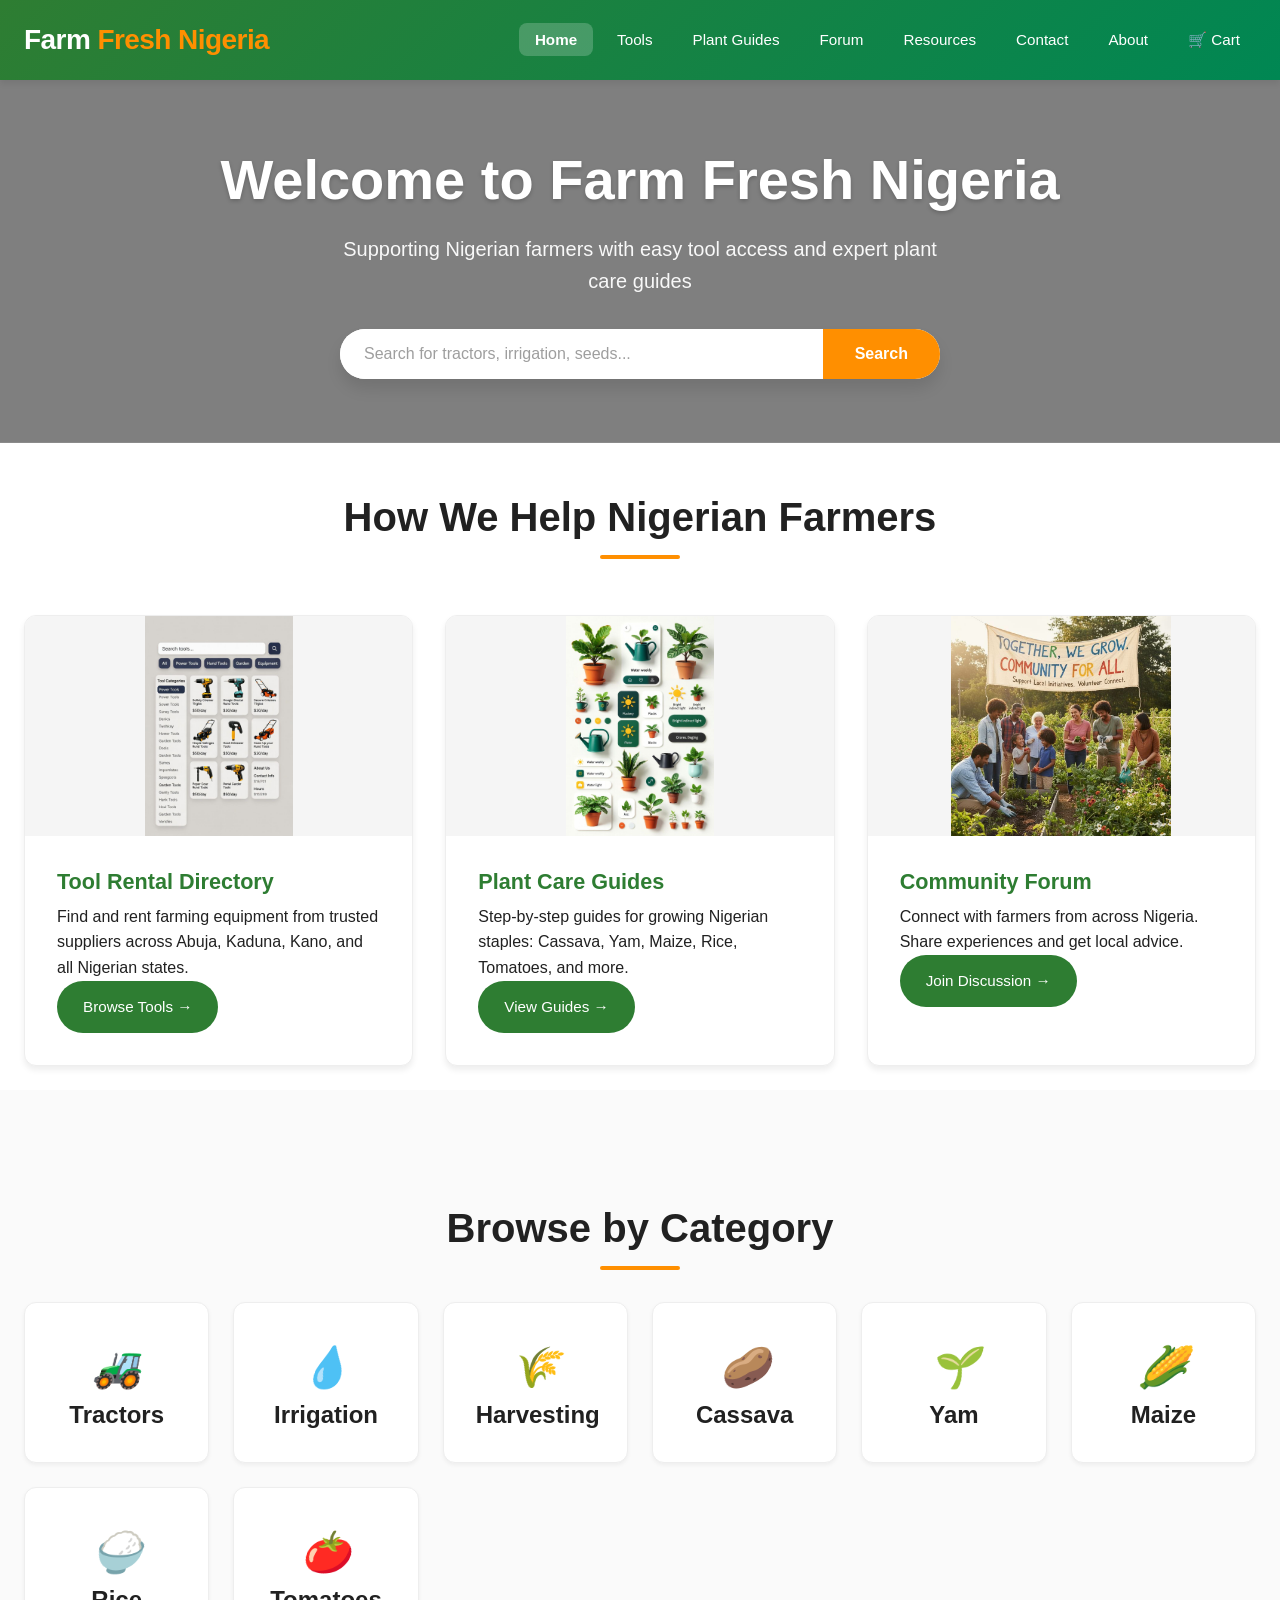
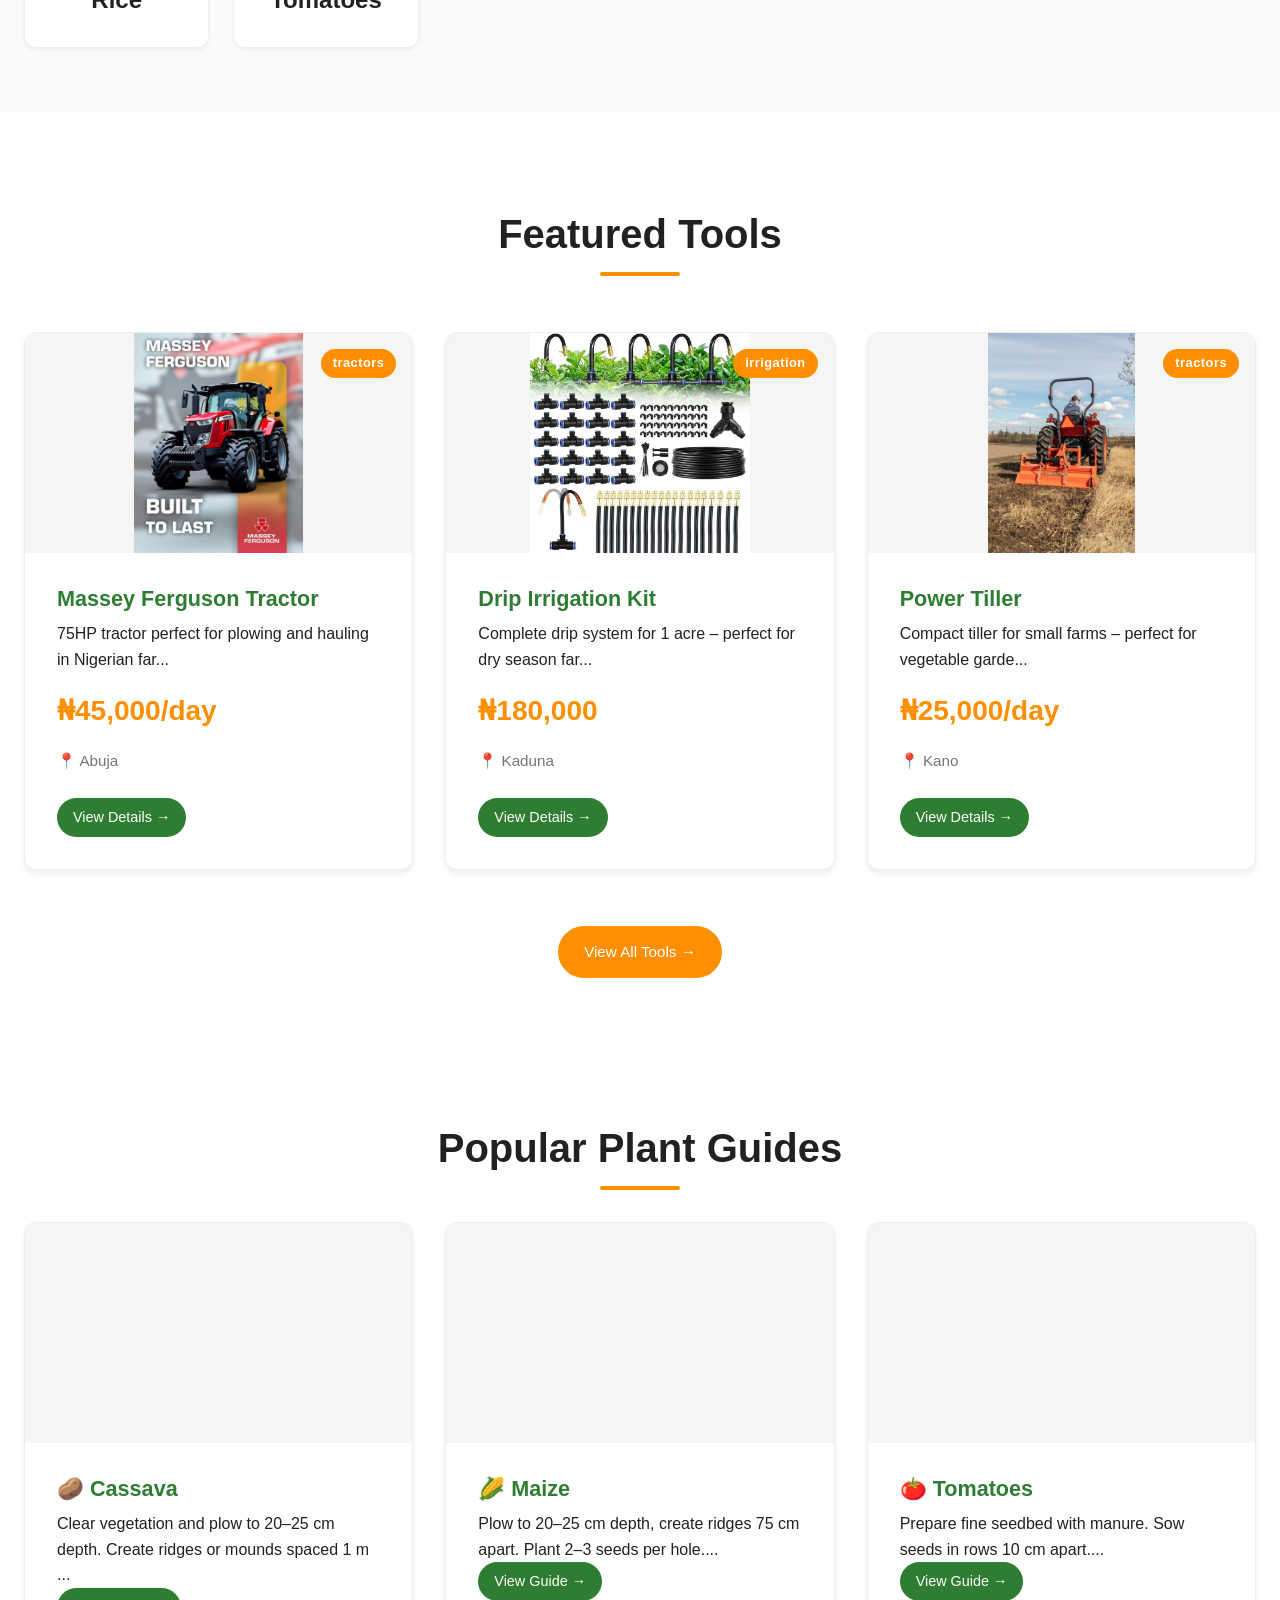
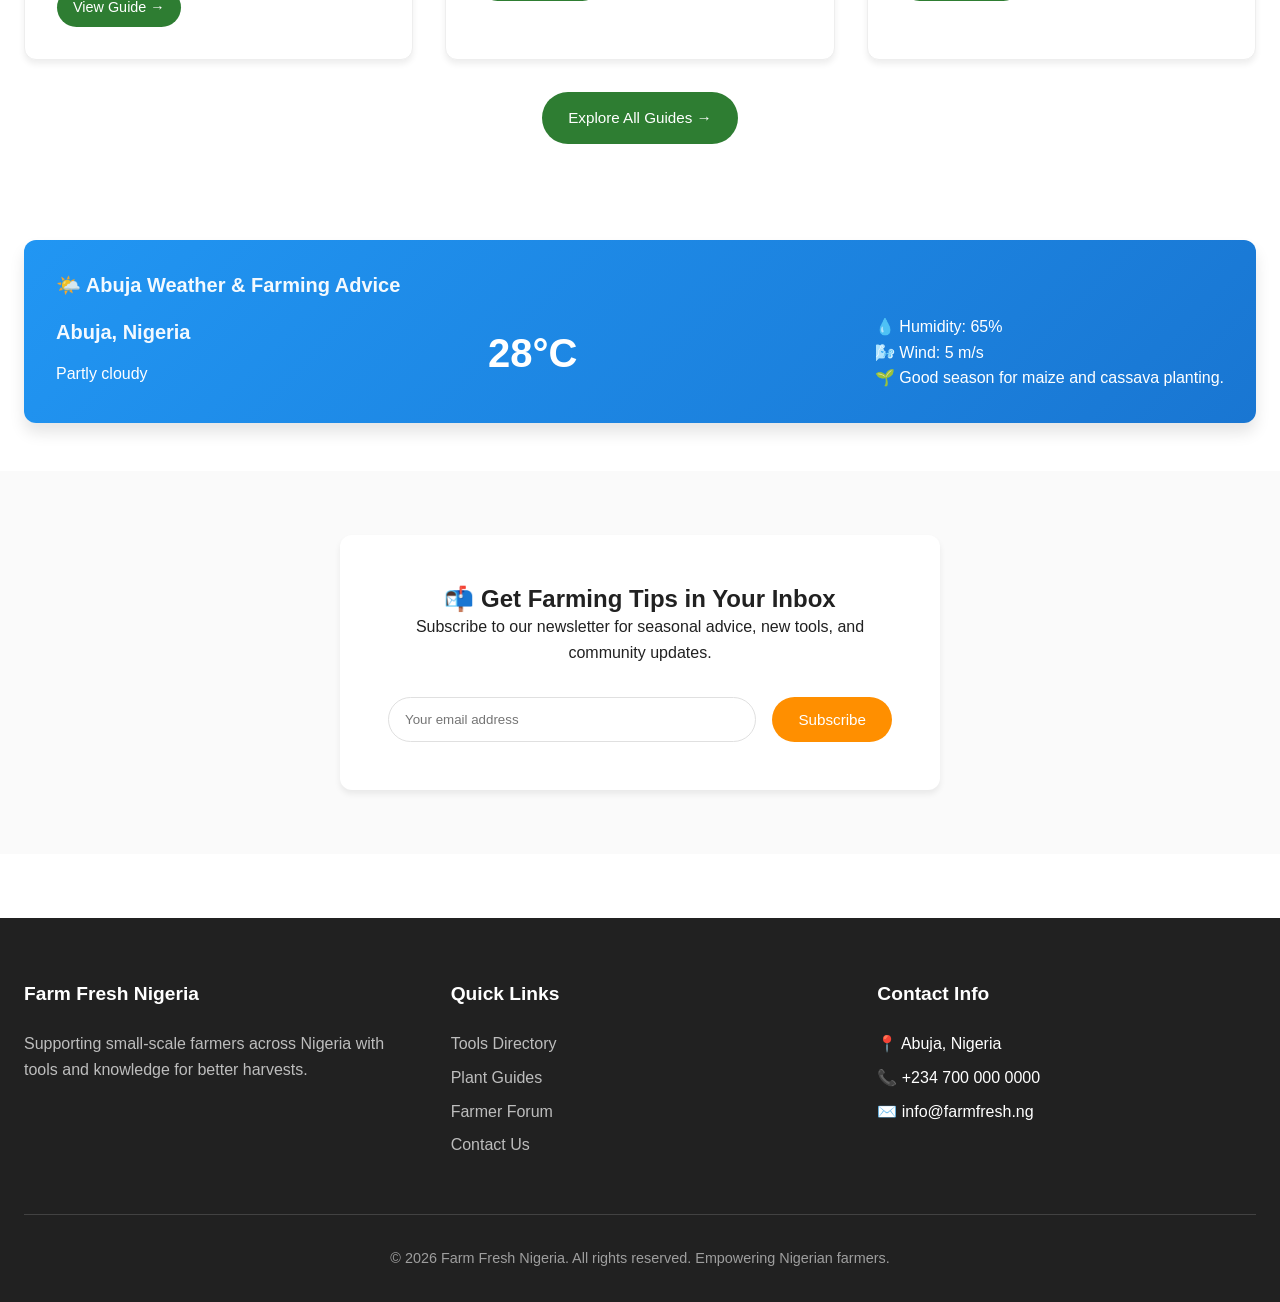
<file: index.html>
<!DOCTYPE html>
<html lang="en">

<head>
    <meta charset="UTF-8">
    <meta name="viewport" content="width=device-width, initial-scale=1.0">
    <meta name="description"
        content="Farm Fresh Nigeria – Your one‑stop platform for farming tools and expert plant care guides in Abuja and across Nigeria.">
    <meta name="keywords"
        content="farming tools Nigeria, agriculture Abuja, plant care, farmers Nigeria, farm equipment rental">
    <title>Farm Fresh Nigeria | Home</title>
    <link rel="stylesheet" href="css/style.css">
    <link rel="preconnect" href="https://fonts.googleapis.com">
    <link rel="preconnect" href="https://fonts.gstatic.com" crossorigin>
    <style>
        /* Homepage-specific additional styles (keep in sync with main.css) */
        .featured-tools,
        .featured-guides {
            padding: var(--space-xl) 0;
        }

        .guides-grid {
            display: grid;
            grid-template-columns: repeat(auto-fit, minmax(280px, 1fr));
            gap: var(--space-lg);
        }

        .newsletter-section {
            background: var(--gray-50);
            padding: var(--space-2xl) 0;
            margin-top: var(--space-xl);
        }

        .newsletter-box {
            max-width: 600px;
            margin: 0 auto;
            text-align: center;
            background: var(--white);
            padding: var(--space-xl);
            border-radius: var(--radius-lg);
            box-shadow: var(--shadow-md);
        }

        .newsletter-form {
            display: flex;
            gap: var(--space-sm);
            margin-top: var(--space-lg);
        }

        .newsletter-form input {
            flex: 1;
            padding: 0.75rem 1rem;
            border: 1px solid var(--gray-300);
            border-radius: var(--radius-full);
        }

        .btn-small {
            display: inline-block;
            padding: 0.5rem 1rem;
            font-size: 0.9rem;
            background: var(--primary-green);
            color: white;
            text-decoration: none;
            border-radius: var(--radius-full);
            transition: var(--transition-fast);
        }

        .btn-small:hover {
            background: var(--primary-green-dark);
        }

        @media (max-width: 768px) {
            .newsletter-form {
                flex-direction: column;
            }
        }
    </style>
</head>

<body>
    <header>
        <div class="container">
            <a href="index.html" class="logo">Farm <span>Fresh Nigeria</span></a>
            <nav aria-label="Main navigation">
                <ul>
                    <li><a href="index.html" class="active" aria-current="page">Home</a></li>
                    <li><a href="tools.html">Tools</a></li>
                    <li><a href="guides.html">Plant Guides</a></li>
                    <li><a href="forum.html">Forum</a></li>
                    <li><a href="resources.html">Resources</a></li>
                    <li><a href="contact.html">Contact</a></li>
                    <li><a href="about.html">About</a></li>
                </ul>
            </nav>
        </div>
    </header>

    <main>
        <!-- Hero -->
        <section class="hero">
            <div class="container">
                <h1>Welcome to Farm Fresh Nigeria</h1>
                <p>Supporting Nigerian farmers with easy tool access and expert plant care guides</p>
                <div class="search-box">
                    <label for="main-search" class="visually-hidden">Search for tools, seeds, or guides</label>
                    <input type="text" id="main-search" placeholder="Search for tractors, irrigation, seeds...">
                    <button id="search-btn" aria-label="Search">Search</button>
                </div>
            </div>
        </section>

        <!-- Features -->
        <section class="features">
            <div class="container">
                <h2 class="section-title">How We Help Nigerian Farmers</h2>
                <div class="card-grid">
                    <div class="card">
                        <div class="card-image" style="background-image: url('images/tool-rental.jpg');"></div>
                        <div class="card-content">
                            <h3>Tool Rental Directory</h3>
                            <p>Find and rent farming equipment from trusted suppliers across Abuja, Kaduna, Kano, and
                                all Nigerian states.</p>
                            <a href="tools.html" class="btn">Browse Tools →</a>
                        </div>
                    </div>
                    <div class="card">
                        <div class="card-image" style="background-image: url('images/plant-care.jpg');"></div>
                        <div class="card-content">
                            <h3>Plant Care Guides</h3>
                            <p>Step-by-step guides for growing Nigerian staples: Cassava, Yam, Maize, Rice, Tomatoes,
                                and more.</p>
                            <a href="guides.html" class="btn">View Guides →</a>
                        </div>
                    </div>
                    <div class="card">
                        <div class="card-image" style="background-image: url('images/community.jpg');"></div>
                        <div class="card-content">
                            <h3>Community Forum</h3>
                            <p>Connect with farmers from across Nigeria. Share experiences and get local advice.</p>
                            <a href="forum.html" class="btn">Join Discussion →</a>
                        </div>
                    </div>
                </div>
            </div>
        </section>

        <!-- Category Quick Links -->
        <section class="categories">
            <div class="container">
                <h2 class="section-title">Browse by Category</h2>
                <div class="category-grid" id="category-grid"></div>
            </div>
        </section>

        <!-- Featured Tools -->
        <section class="featured-tools">
            <div class="container">
                <h2 class="section-title">Featured Tools</h2>
                <div class="tools-grid" id="featured-tools-container">Loading featured tools...</div>
                <div class="text-center mt-4">
                    <a href="tools.html" class="btn btn-orange">View All Tools →</a>
                </div>
            </div>
        </section>

        <!-- Featured Guides -->
        <section class="featured-guides">
            <div class="container">
                <h2 class="section-title">Popular Plant Guides</h2>
                <div class="guides-grid" id="featured-guides-container">Loading popular guides...</div>
                <div class="text-center mt-4">
                    <a href="guides.html" class="btn">Explore All Guides →</a>
                </div>
            </div>
        </section>

        <!-- Weather Widget -->
        <section class="weather-section">
            <div class="container">
                <div class="weather-widget" id="weather-widget">
                    <h3>🌤️ Abuja Weather & Farming Advice</h3>
                    <div id="weather-info" aria-live="polite">Loading weather data...</div>
                </div>
            </div>
        </section>

        <!-- Newsletter -->
        <section class="newsletter-section">
            <div class="container">
                <div class="newsletter-box">
                    <h3>📬 Get Farming Tips in Your Inbox</h3>
                    <p>Subscribe to our newsletter for seasonal advice, new tools, and community updates.</p>
                    <form id="newsletter-form" class="newsletter-form">
                        <input type="email" placeholder="Your email address" required aria-label="Email address">
                        <button type="submit" class="btn btn-orange">Subscribe</button>
                    </form>
                </div>
            </div>
        </section>
    </main>

    <footer>
        <div class="container">
            <div class="footer-content">
                <div class="footer-section">
                    <h4>Farm Fresh Nigeria</h4>
                    <p>Supporting small-scale farmers across Nigeria with tools and knowledge for better harvests.</p>
                </div>
                <div class="footer-section">
                    <h4>Quick Links</h4>
                    <ul>
                        <li><a href="tools.html">Tools Directory</a></li>
                        <li><a href="guides.html">Plant Guides</a></li>
                        <li><a href="forum.html">Farmer Forum</a></li>
                        <li><a href="contact.html">Contact Us</a></li>
                    </ul>
                </div>
                <div class="footer-section">
                    <h4>Contact Info</h4>
                    <ul>
                        <li>📍 Abuja, Nigeria</li>
                        <li>📞 +234 700 000 0000</li>
                        <li>✉️ info@farmfresh.ng</li>
                    </ul>
                </div>
            </div>
            <div class="footer-bottom">
                <p>&copy; 2026 Farm Fresh Nigeria. All rights reserved. Empowering Nigerian farmers.</p>
            </div>
        </div>
    </footer>

    <script src="js/main.js"></script>
    <script>
        (function () {
            'use strict';

            // ---------- STATIC FALLBACK DATA (Nigerian context) ----------
            const STATIC_TOOLS = [
                {
                    id: 1,
                    name: "Massey Ferguson Tractor",
                    category: "tractors",
                    price: 45000,
                    priceUnit: "/day",
                    location: "Abuja",
                    image: "images/tractor.jpg",
                    description: "75HP tractor perfect for plowing and hauling in Nigerian farms."
                },
                {
                    id: 2,
                    name: "Drip Irrigation Kit",
                    category: "irrigation",
                    price: 180000,
                    priceUnit: "",
                    location: "Kaduna",
                    image: "images/irrigation.jpg",
                    description: "Complete drip system for 1 acre – perfect for dry season farming."
                },
                {
                    id: 3,
                    name: "Power Tiller",
                    category: "tractors",
                    price: 25000,
                    priceUnit: "/day",
                    location: "Kano",
                    image: "images/tiller.jpg",
                    description: "Compact tiller for small farms – perfect for vegetable gardens."
                }
            ];

            const STATIC_GUIDES = [
                {
                    crop: "Cassava",
                    icon: "🥔",
                    image: "https://images.unsplash.com/photo-1589926288299-4c2e6fd2cfb6?w=400",
                    steps: [{ description: "Clear vegetation and plow to 20–25 cm depth. Create ridges or mounds spaced 1 m apart." }]
                },
                {
                    crop: "Maize",
                    icon: "🌽",
                    image: "https://images.unsplash.com/photo-1563513492-16f4d80c3c1c?w=400",
                    steps: [{ description: "Plow to 20–25 cm depth, create ridges 75 cm apart. Plant 2–3 seeds per hole." }]
                },
                {
                    crop: "Tomatoes",
                    icon: "🍅",
                    image: "https://images.unsplash.com/photo-1593113598335-9b5c2c6b8b6b?w=400",
                    steps: [{ description: "Prepare fine seedbed with manure. Sow seeds in rows 10 cm apart." }]
                }
            ];

            // ---------- CATEGORY GRID (no inline onclick) ----------
            function initCategoryGrid() {
                const grid = document.getElementById('category-grid');
                if (!grid) return;

                const categories = [
                    { icon: '🚜', name: 'Tractors', url: 'tools.html?category=tractors' },
                    { icon: '💧', name: 'Irrigation', url: 'tools.html?category=irrigation' },
                    { icon: '🌾', name: 'Harvesting', url: 'tools.html?category=harvesting' },
                    { icon: '🥔', name: 'Cassava', url: 'guides.html?crop=cassava' },
                    { icon: '🌱', name: 'Yam', url: 'guides.html?crop=yam' },
                    { icon: '🌽', name: 'Maize', url: 'guides.html?crop=maize' },
                    { icon: '🍚', name: 'Rice', url: 'guides.html?crop=rice' },
                    { icon: '🍅', name: 'Tomatoes', url: 'guides.html?crop=tomatoes' }
                ];

                grid.innerHTML = categories.map(cat => `
          <div class="category-item" data-url="${cat.url}" role="link" tabindex="0" aria-label="Browse ${cat.name}">
            <i>${cat.icon}</i>
            <h3>${cat.name}</h3>
          </div>
        `).join('');

                grid.querySelectorAll('.category-item').forEach(item => {
                    const url = item.dataset.url;
                    const handler = () => { window.location.href = url; };
                    item.addEventListener('click', handler);
                    item.addEventListener('keypress', (e) => {
                        if (e.key === 'Enter' || e.key === ' ') {
                            e.preventDefault();
                            handler();
                        }
                    });
                });
            }

            // ---------- FEATURED TOOLS (fallback to static) ----------
            function renderFeaturedTools(toolsArray) {
                const container = document.getElementById('featured-tools-container');
                if (!container) return;
                const featured = toolsArray.slice(0, 3);
                container.innerHTML = featured.map(tool => `
          <div class="tool-card">
            <div class="tool-image" style="background-image: url('${tool.image}')">
              <span class="tool-category">${tool.category}</span>
            </div>
            <div class="tool-details">
              <h3>${tool.name}</h3>
              <p>${tool.description.substring(0, 60)}...</p>
              <div class="tool-price">₦${tool.price.toLocaleString()}${tool.priceUnit || ''}</div>
              <div class="tool-supplier"><span>📍 ${tool.location}</span></div>
              <a href="tools.html?id=${tool.id}" class="btn-small">View Details →</a>
            </div>
          </div>
        `).join('');
            }

            function loadFeaturedTools() {
                const container = document.getElementById('featured-tools-container');
                if (!container) return;
                // Try to use globally exposed toolsData, otherwise static fallback
                if (window.toolsData && Array.isArray(window.toolsData) && window.toolsData.length) {
                    renderFeaturedTools(window.toolsData);
                } else {
                    renderFeaturedTools(STATIC_TOOLS);
                }
            }

            // ---------- FEATURED GUIDES (fallback to static) ----------
            function renderFeaturedGuides(guidesArray) {
                const container = document.getElementById('featured-guides-container');
                if (!container) return;
                const featured = guidesArray.slice(0, 3);
                container.innerHTML = featured.map(guide => `
          <div class="card">
            <div class="card-image" style="background-image: url('${guide.image}')"></div>
            <div class="card-content">
              <h3>${guide.icon || ''} ${guide.crop}</h3>
              <p>${guide.steps[0].description.substring(0, 80)}...</p>
              <a href="guides.html?crop=${guide.crop.toLowerCase()}" class="btn-small">View Guide →</a>
            </div>
          </div>
        `).join('');
            }

            function loadFeaturedGuides() {
                const container = document.getElementById('featured-guides-container');
                if (!container) return;
                if (window.guidesData && Array.isArray(window.guidesData) && window.guidesData.length) {
                    renderFeaturedGuides(window.guidesData);
                } else {
                    renderFeaturedGuides(STATIC_GUIDES);
                }
            }

            // ---------- INITIALIZATION ----------
            document.addEventListener('DOMContentLoaded', function () {
                initCategoryGrid();
                loadFeaturedTools();
                loadFeaturedGuides();
                // Newsletter handled by main.js (initNewsletter)
            });

            // Optional: expose refresh function
            window.refreshHomepage = function () {
                loadFeaturedTools();
                loadFeaturedGuides();
            };
        })();
    </script>
</body>

</html>
</file>
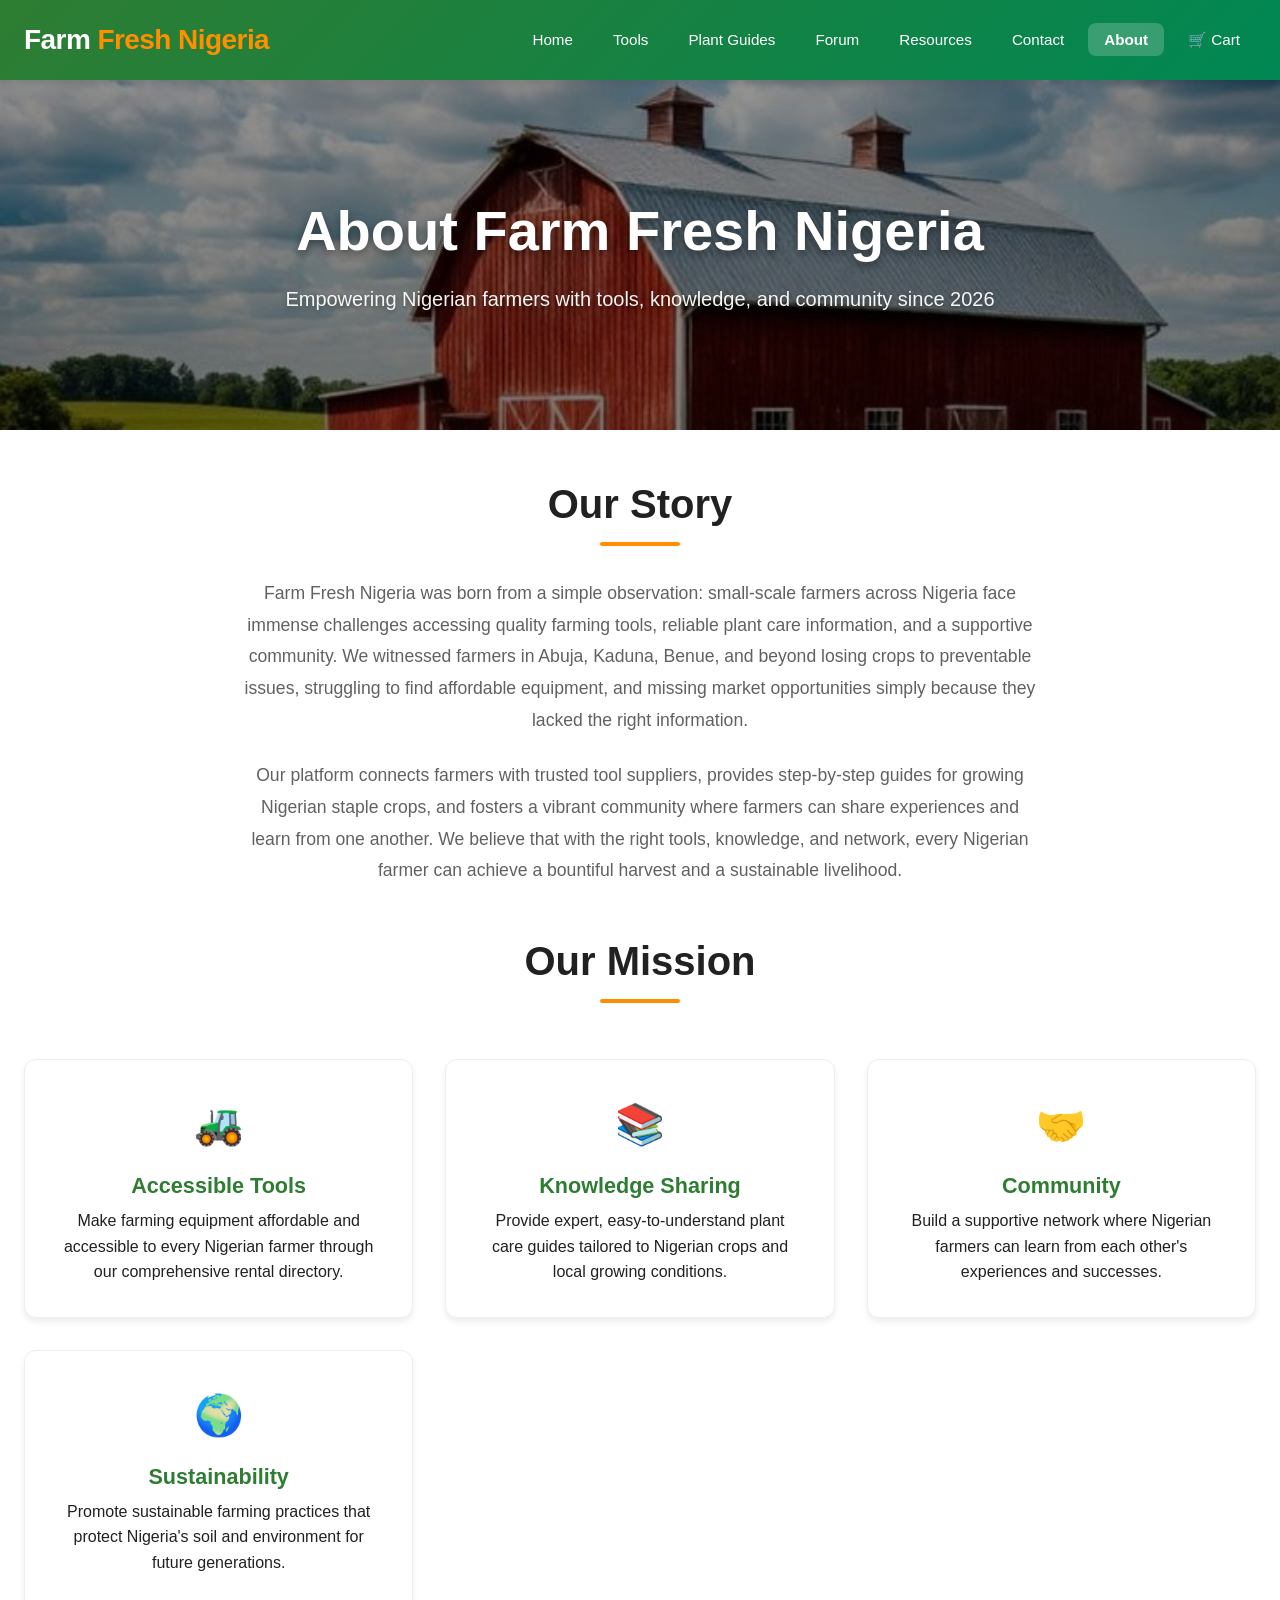
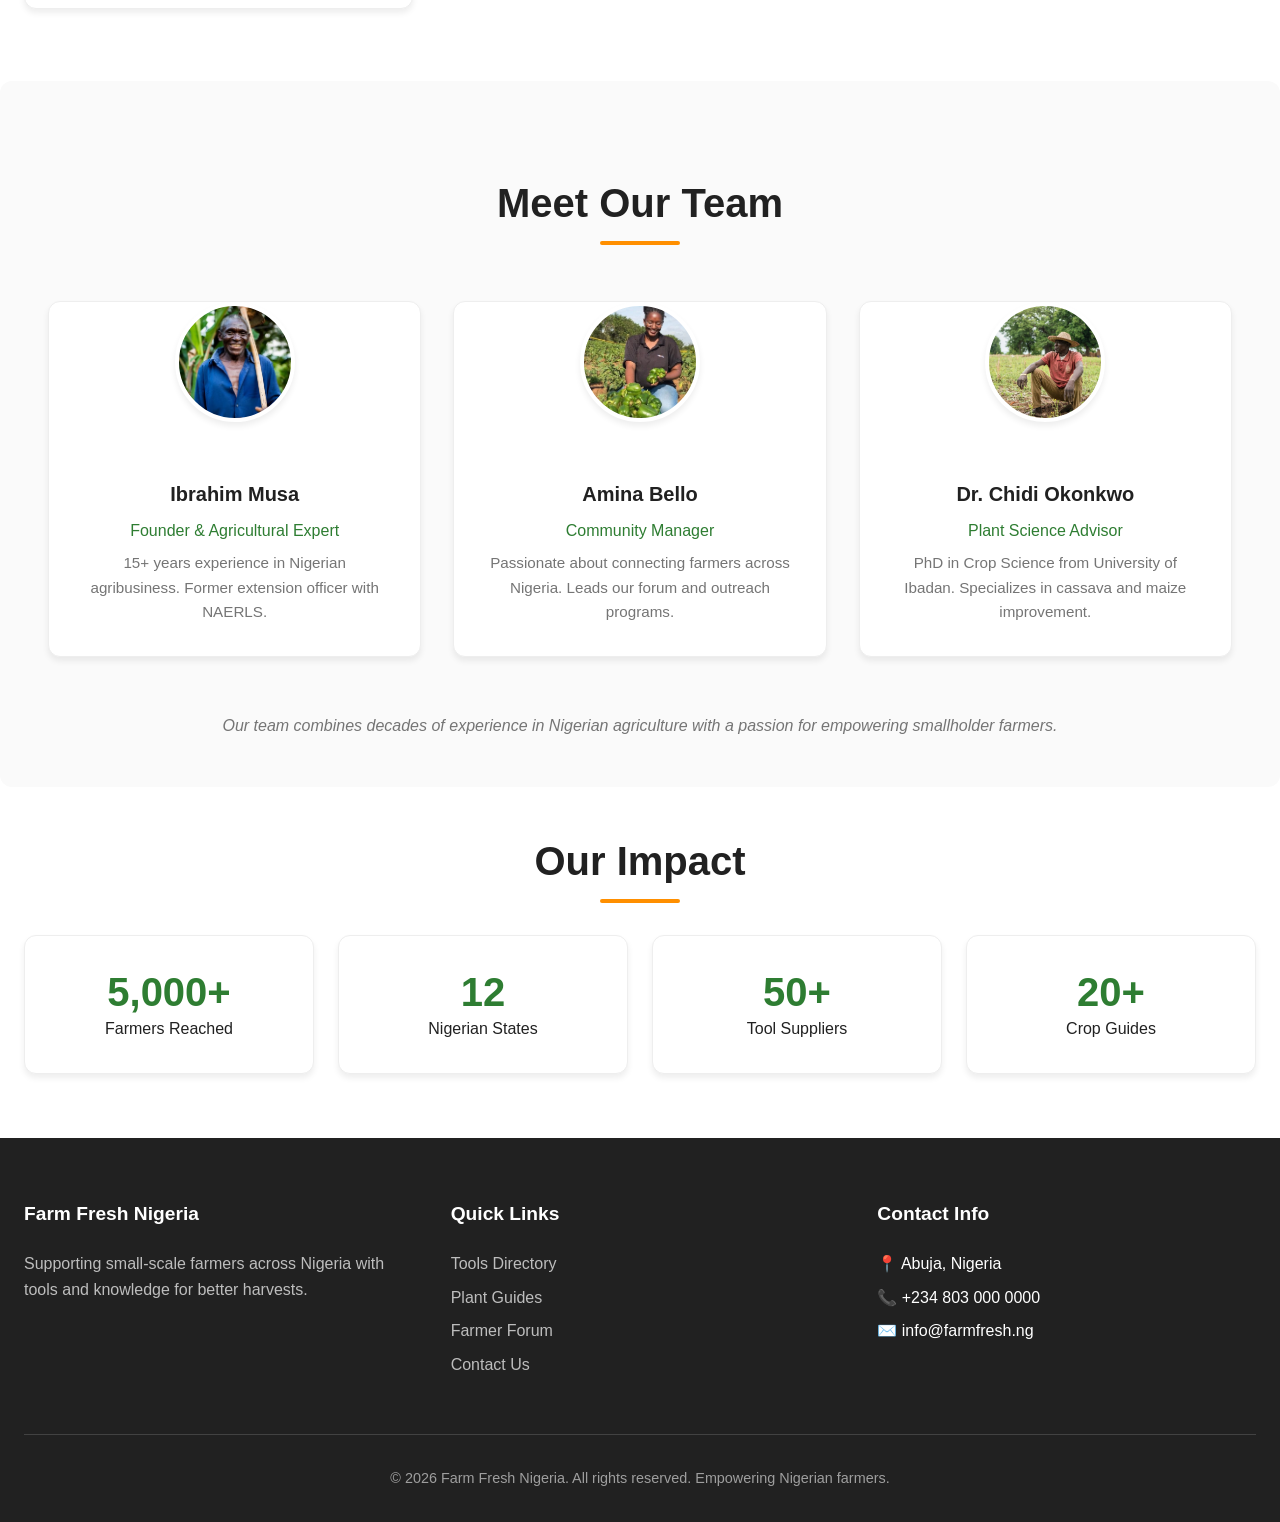
<file: about.html>
<!DOCTYPE html>
<html lang="en">

<head>
  <meta charset="UTF-8">
  <meta name="viewport" content="width=device-width, initial-scale=1.0">
  <meta name="description"
    content="Learn about Farm Fresh Nigeria – our mission to empower Nigerian farmers with tools, knowledge, and community.">
  <meta name="keywords" content="about Farm Fresh Nigeria, Nigerian agriculture, farmer support, Abuja agritech">
  <title>Farm Fresh Nigeria | About Us</title>
  <link rel="stylesheet" href="css/style.css">
  <style>
    /* About page specific styles */
    .about-story {
      max-width: 800px;
      margin: var(--space-xl) auto;
      text-align: center;
    }

    .about-story p {
      font-size: 1.1rem;
      line-height: 1.8;
      color: var(--gray-700);
      margin-bottom: var(--space-md);
    }

    .team-section {
      background: var(--gray-50);
      padding: var(--space-xl) var(--space-md);
      border-radius: var(--radius-lg);
      margin: var(--space-xl) 0;
    }

    .team-card {
      text-align: center;
    }

    .team-avatar {
      width: 120px;
      height: 120px;
      border-radius: 50%;
      margin: 0 auto var(--space-md);
      background-size: cover;
      background-position: center;
      border: 4px solid var(--white);
      box-shadow: var(--shadow-md);
    }

    .team-name {
      font-size: 1.25rem;
      font-weight: 600;
      color: var(--gray-900);
      margin-bottom: var(--space-xs);
    }

    .team-title {
      color: var(--primary-green);
      font-weight: 500;
      margin-bottom: var(--space-xs);
    }

    .team-bio {
      color: var(--gray-600);
      font-size: 0.95rem;
    }

    .mission-card {
      height: 100%;
      display: flex;
      flex-direction: column;
      justify-content: center;
    }

    .mission-icon {
      font-size: 2.5rem;
      margin-bottom: var(--space-sm);
    }
  </style>
</head>

<body>
  <header>
    <div class="container">
      <a href="index.html" class="logo">Farm <span>Fresh Nigeria</span></a>
      <nav aria-label="Main navigation">
        <ul>
          <li><a href="index.html">Home</a></li>
          <li><a href="tools.html">Tools</a></li>
          <li><a href="guides.html">Plant Guides</a></li>
          <li><a href="forum.html">Forum</a></li>
          <li><a href="resources.html">Resources</a></li>
          <li><a href="contact.html">Contact</a></li>
          <li><a href="about.html" class="active" aria-current="page">About</a></li>
        </ul>
      </nav>
    </div>
  </header>

  <main>
  <!-- Hero Section -->
  <section class="about-header">
    <div class="container">
      <h1>About Farm Fresh Nigeria</h1>
      <p>Empowering Nigerian farmers with tools, knowledge, and community since 2026</p>
    </div>
  </section>

    <!-- Our Story -->
    <section class="container">
      <div class="about-story">
        <h2 class="section-title">Our Story</h2>
        <p>
          Farm Fresh Nigeria was born from a simple observation: small‑scale farmers across Nigeria face immense
          challenges accessing quality farming tools, reliable plant care information, and a supportive community. We
          witnessed farmers in Abuja, Kaduna, Benue, and beyond losing crops to preventable issues, struggling to find
          affordable equipment, and missing market opportunities simply because they lacked the right information.
        </p>
        <p>
          Our platform connects farmers with trusted tool suppliers, provides step‑by‑step guides for growing Nigerian
          staple crops, and fosters a vibrant community where farmers can share experiences and learn from one another.
          We believe that with the right tools, knowledge, and network, every Nigerian farmer can achieve a bountiful
          harvest and a sustainable livelihood.
        </p>
      </div>
    </section>

    <!-- Mission Cards -->
    <section class="container">
      <h2 class="section-title">Our Mission</h2>
      <div class="card-grid">
        <div class="card mission-card">
          <div class="card-content" style="text-align: center;">
            <div class="mission-icon">🚜</div>
            <h3>Accessible Tools</h3>
            <p>Make farming equipment affordable and accessible to every Nigerian farmer through our comprehensive
              rental directory.</p>
          </div>
        </div>
        <div class="card mission-card">
          <div class="card-content" style="text-align: center;">
            <div class="mission-icon">📚</div>
            <h3>Knowledge Sharing</h3>
            <p>Provide expert, easy‑to‑understand plant care guides tailored to Nigerian crops and local growing
              conditions.</p>
          </div>
        </div>
        <div class="card mission-card">
          <div class="card-content" style="text-align: center;">
            <div class="mission-icon">🤝</div>
            <h3>Community</h3>
            <p>Build a supportive network where Nigerian farmers can learn from each other's experiences and successes.
            </p>
          </div>
        </div>
        <div class="card mission-card">
          <div class="card-content" style="text-align: center;">
            <div class="mission-icon">🌍</div>
            <h3>Sustainability</h3>
            <p>Promote sustainable farming practices that protect Nigeria's soil and environment for future generations.
            </p>
          </div>
        </div>
      </div>
    </section>

    <!-- Team Section -->
    <section class="team-section">
      <div class="container">
        <h2 class="section-title">Meet Our Team</h2>
        <div class="card-grid">
          <div class="card team-card">
            <div class="team-avatar"
              style="background-image: url('images/ibi.jpg'); background-color: var(--primary-green-light);">
            </div>
            <div class="card-content">
              <div class="team-name">Ibrahim Musa</div>
              <div class="team-title">Founder & Agricultural Expert</div>
              <p class="team-bio">15+ years experience in Nigerian agribusiness. Former extension officer with NAERLS.
              </p>
            </div>
          </div>
          <div class="card team-card">
            <div class="team-avatar"
              style="background-image: url('images/amina.jpg'); background-color: var(--accent-orange);"></div>
            <div class="card-content">
              <div class="team-name">Amina Bello</div>
              <div class="team-title">Community Manager</div>
              <p class="team-bio">Passionate about connecting farmers across Nigeria. Leads our forum and outreach
                programs.</p>
            </div>
          </div>
          <div class="card team-card">
            <div class="team-avatar"
              style="background-image: url('images/chidi.jpg'); background-color: #2196F3;"></div>
            <div class="card-content">
              <div class="team-name">Dr. Chidi Okonkwo</div>
              <div class="team-title">Plant Science Advisor</div>
              <p class="team-bio">PhD in Crop Science from University of Ibadan. Specializes in cassava and maize
                improvement.</p>
            </div>
          </div>
        </div>
        <p style="text-align: center; margin-top: var(--space-lg); color: var(--gray-600);">
          <em>Our team combines decades of experience in Nigerian agriculture with a passion for empowering smallholder
            farmers.</em>
        </p>
      </div>
    </section>

    <!-- Partners / Impact (optional) -->
    <section class="container" style="margin: var(--space-xl) 0;">
      <h2 class="section-title">Our Impact</h2>
      <div class="forum-stats" style="margin-bottom: 0;">
        <div class="stat-card">
          <div class="stat-number">5,000+</div>
          <div>Farmers Reached</div>
        </div>
        <div class="stat-card">
          <div class="stat-number">12</div>
          <div>Nigerian States</div>
        </div>
        <div class="stat-card">
          <div class="stat-number">50+</div>
          <div>Tool Suppliers</div>
        </div>
        <div class="stat-card">
          <div class="stat-number">20+</div>
          <div>Crop Guides</div>
        </div>
      </div>
    </section>
  </main>

  <footer>
    <div class="container">
      <div class="footer-content">
        <div class="footer-section">
          <h4>Farm Fresh Nigeria</h4>
          <p>Supporting small-scale farmers across Nigeria with tools and knowledge for better harvests.</p>
        </div>
        <div class="footer-section">
          <h4>Quick Links</h4>
          <ul>
            <li><a href="tools.html">Tools Directory</a></li>
            <li><a href="guides.html">Plant Guides</a></li>
            <li><a href="forum.html">Farmer Forum</a></li>
            <li><a href="contact.html">Contact Us</a></li>
          </ul>
        </div>
        <div class="footer-section">
          <h4>Contact Info</h4>
          <ul>
            <li>📍 Abuja, Nigeria</li>
            <li>📞 +234 803 000 0000</li>
            <li>✉️ info@farmfresh.ng</li>
          </ul>
        </div>
      </div>
      <div class="footer-bottom">
        <p>&copy; 2026 Farm Fresh Nigeria. All rights reserved. Empowering Nigerian farmers.</p>
      </div>
    </div>
  </footer>

  <script src="js/main.js"></script>
</body>

</html>
</file>
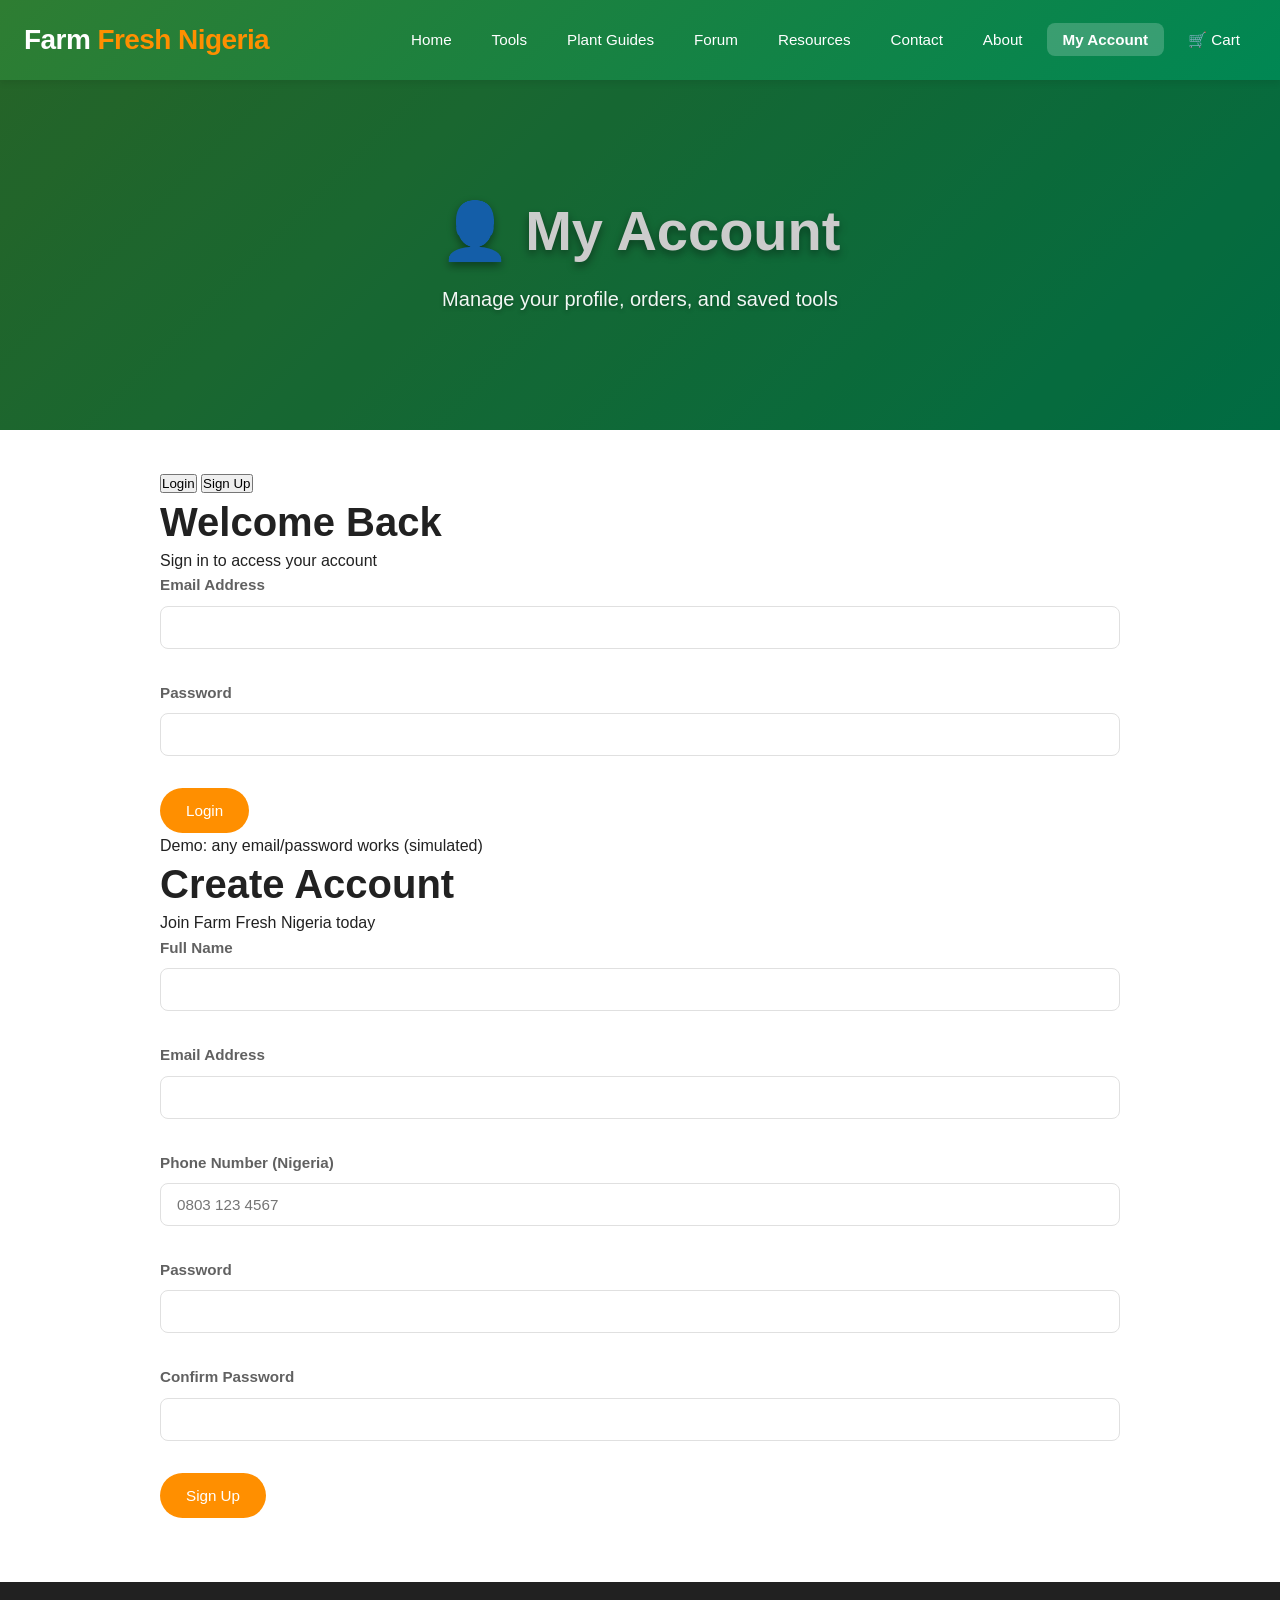
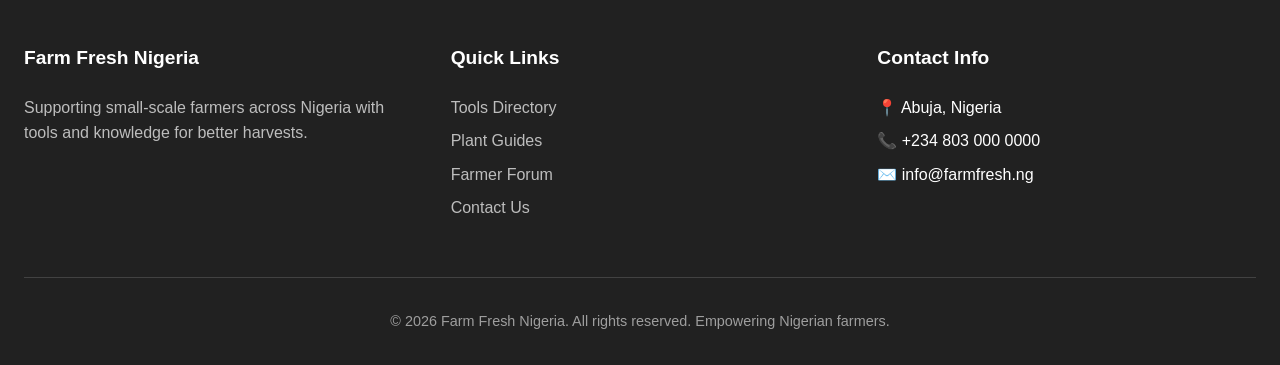
<file: account.html>
<!DOCTYPE html>
<html lang="en">

<head>
  <meta charset="UTF-8">
  <meta name="viewport" content="width=device-width, initial-scale=1.0">
  <meta name="description" content="My Account – Manage your profile, orders, and saved tools with Farm Fresh Nigeria">
  <title>Farm Fresh Nigeria | My Account</title>
  <link rel="stylesheet" href="css/style.css">
</head>

<body>
  <header>
    <div class="container">
      <a href="index.html" class="logo">Farm <span>Fresh Nigeria</span></a>
      <nav aria-label="Main navigation">
        <ul>
          <li><a href="index.html">Home</a></li>
          <li><a href="tools.html">Tools</a></li>
          <li><a href="guides.html">Plant Guides</a></li>
          <li><a href="forum.html">Forum</a></li>
          <li><a href="resources.html">Resources</a></li>
          <li><a href="contact.html">Contact</a></li>
          <li><a href="about.html">About</a></li>
          <li><a href="account.html" class="active" aria-current="page">My Account</a></li>
        </ul>
      </nav>
    </div>
  </header>

  <main>
    <section class="tools-header"
      style="background: linear-gradient(135deg, var(--primary-green), var(--nigerian-green));">
      <div class="container">
        <h1>👤 My Account</h1>
        <p>Manage your profile, orders, and saved tools</p>
      </div>
    </section>

    <section class="container">
      <div class="account-container" id="account-container">
        <div class="loading">Loading your account...</div>
      </div>
    </section>
  </main>

  <footer>
    <div class="container">
      <div class="footer-content">
        <div class="footer-section">
          <h4>Farm Fresh Nigeria</h4>
          <p>Supporting small-scale farmers across Nigeria with tools and knowledge for better harvests.</p>
        </div>
        <div class="footer-section">
          <h4>Quick Links</h4>
          <ul>
            <li><a href="tools.html">Tools Directory</a></li>
            <li><a href="guides.html">Plant Guides</a></li>
            <li><a href="forum.html">Farmer Forum</a></li>
            <li><a href="contact.html">Contact Us</a></li>
          </ul>
        </div>
        <div class="footer-section">
          <h4>Contact Info</h4>
          <ul>
            <li>📍 Abuja, Nigeria</li>
            <li>📞 +234 803 000 0000</li>
            <li>✉️ info@farmfresh.ng</li>
          </ul>
        </div>
      </div>
      <div class="footer-bottom">
        <p>&copy; 2026 Farm Fresh Nigeria. All rights reserved. Empowering Nigerian farmers.</p>
      </div>
    </div>
  </footer>

  <script src="js/main.js"></script>
  <script src="js/account.js"></script>
</body>

</html>
</file>
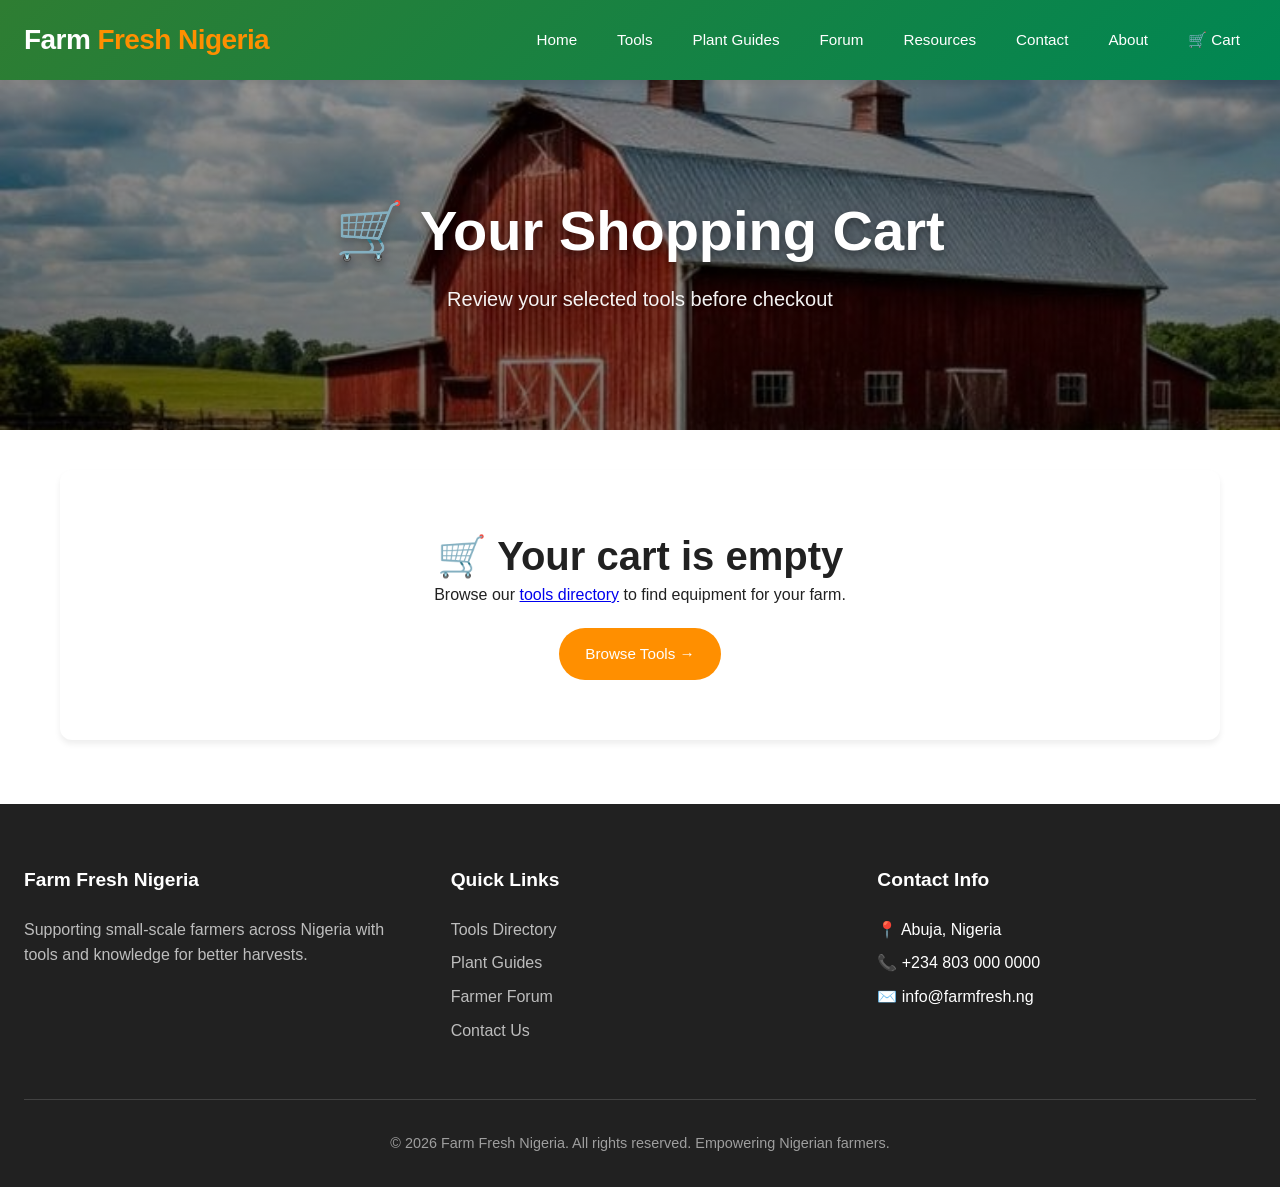
<file: cart.html>
<!DOCTYPE html>
<html lang="en">

<head>
  <meta charset="UTF-8">
  <meta name="viewport" content="width=device-width, initial-scale=1.0">
  <meta name="description" content="Your shopping cart – Farm Fresh Nigeria">
  <title>Farm Fresh Nigeria | Shopping Cart</title>
  <link rel="stylesheet" href="css/style.css">
</head>

<body>
  <header>
    <div class="container">
      <a href="index.html" class="logo">Farm <span>Fresh Nigeria</span></a>
      <nav aria-label="Main navigation">
        <ul>
          <li><a href="index.html">Home</a></li>
          <li><a href="tools.html">Tools</a></li>
          <li><a href="guides.html">Plant Guides</a></li>
          <li><a href="forum.html">Forum</a></li>
          <li><a href="resources.html">Resources</a></li>
          <li><a href="contact.html">Contact</a></li>
          <li><a href="about.html">About</a></li>
        </ul>
      </nav>
    </div>
  </header>

  <main>
<!-- Hero Section -->
<section class="cart-header">
  <div class="container">
    <h1>🛒 Your Shopping Cart</h1>
    <p>Review your selected tools before checkout</p>
  </div>
</section>

    <section class="container">
      <div class="cart-container" id="cart-content">
        <div class="loading">Loading your cart...</div>
      </div>
    </section>
  </main>

  <footer>
    <div class="container">
      <div class="footer-content">
        <div class="footer-section">
          <h4>Farm Fresh Nigeria</h4>
          <p>Supporting small-scale farmers across Nigeria with tools and knowledge for better harvests.</p>
        </div>
        <div class="footer-section">
          <h4>Quick Links</h4>
          <ul>
            <li><a href="tools.html">Tools Directory</a></li>
            <li><a href="guides.html">Plant Guides</a></li>
            <li><a href="forum.html">Farmer Forum</a></li>
            <li><a href="contact.html">Contact Us</a></li>
          </ul>
        </div>
        <div class="footer-section">
          <h4>Contact Info</h4>
          <ul>
            <li>📍 Abuja, Nigeria</li>
            <li>📞 +234 803 000 0000</li>
            <li>✉️ info@farmfresh.ng</li>
          </ul>
        </div>
      </div>
      <div class="footer-bottom">
        <p>&copy; 2026 Farm Fresh Nigeria. All rights reserved. Empowering Nigerian farmers.</p>
      </div>
    </div>
  </footer>

  <script src="js/main.js"></script>
  <script src="js/cart.js"></script>
</body>

</html>
</file>
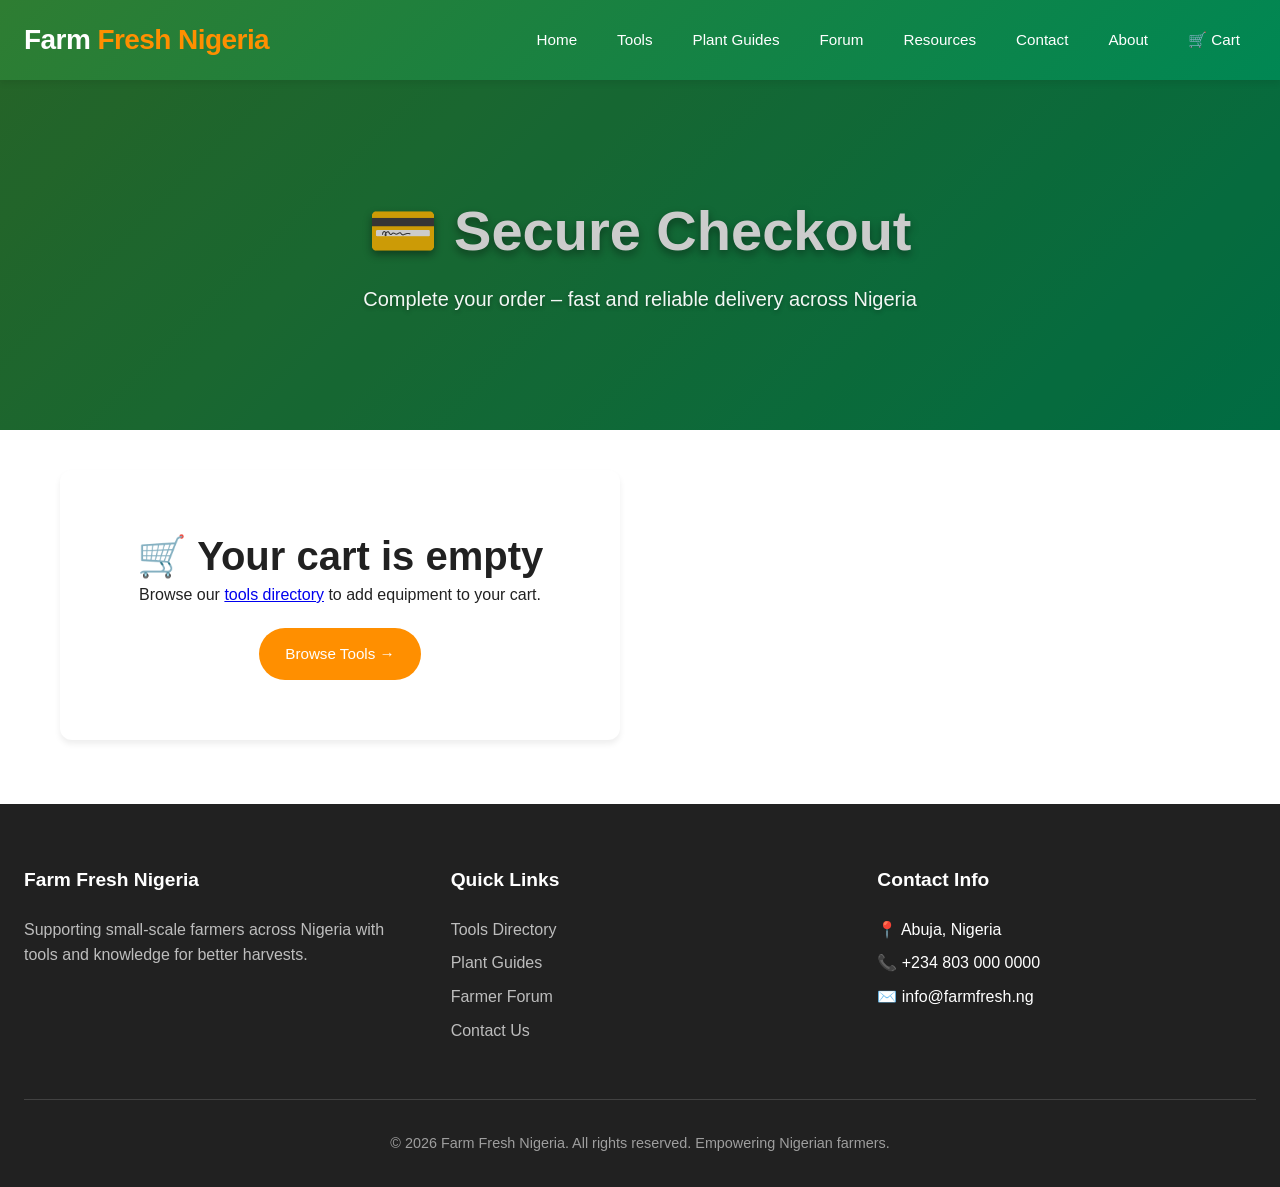
<file: checkout.html>
<!DOCTYPE html>
<html lang="en">

<head>
  <meta charset="UTF-8">
  <meta name="viewport" content="width=device-width, initial-scale=1.0">
  <meta name="description" content="Secure checkout – complete your tool rental order with Farm Fresh Nigeria">
  <title>Farm Fresh Nigeria | Checkout</title>
  <link rel="stylesheet" href="css/style.css">
</head>

<body>
  <header>
    <div class="container">
      <a href="index.html" class="logo">Farm <span>Fresh Nigeria</span></a>
      <nav aria-label="Main navigation">
        <ul>
          <li><a href="index.html">Home</a></li>
          <li><a href="tools.html">Tools</a></li>
          <li><a href="guides.html">Plant Guides</a></li>
          <li><a href="forum.html">Forum</a></li>
          <li><a href="resources.html">Resources</a></li>
          <li><a href="contact.html">Contact</a></li>
          <li><a href="about.html">About</a></li>
        </ul>
      </nav>
    </div>
  </header>

  <main>
    <section class="tools-header"
      style="background: linear-gradient(135deg, var(--primary-green), var(--nigerian-green));">
      <div class="container">
        <h1>💳 Secure Checkout</h1>
        <p>Complete your order – fast and reliable delivery across Nigeria</p>
      </div>
    </section>

    <section class="container">
      <div class="checkout-container" id="checkout-container">
        <div class="loading">Loading checkout...</div>
      </div>
    </section>
  </main>

  <footer>
    <div class="container">
      <div class="footer-content">
        <div class="footer-section">
          <h4>Farm Fresh Nigeria</h4>
          <p>Supporting small-scale farmers across Nigeria with tools and knowledge for better harvests.</p>
        </div>
        <div class="footer-section">
          <h4>Quick Links</h4>
          <ul>
            <li><a href="tools.html">Tools Directory</a></li>
            <li><a href="guides.html">Plant Guides</a></li>
            <li><a href="forum.html">Farmer Forum</a></li>
            <li><a href="contact.html">Contact Us</a></li>
          </ul>
        </div>
        <div class="footer-section">
          <h4>Contact Info</h4>
          <ul>
            <li>📍 Abuja, Nigeria</li>
            <li>📞 +234 803 000 0000</li>
            <li>✉️ info@farmfresh.ng</li>
          </ul>
        </div>
      </div>
      <div class="footer-bottom">
        <p>&copy; 2026 Farm Fresh Nigeria. All rights reserved. Empowering Nigerian farmers.</p>
      </div>
    </div>
  </footer>

  <script src="js/main.js"></script>
  <script src="js/checkout.js"></script>
</body>

</html>
</file>
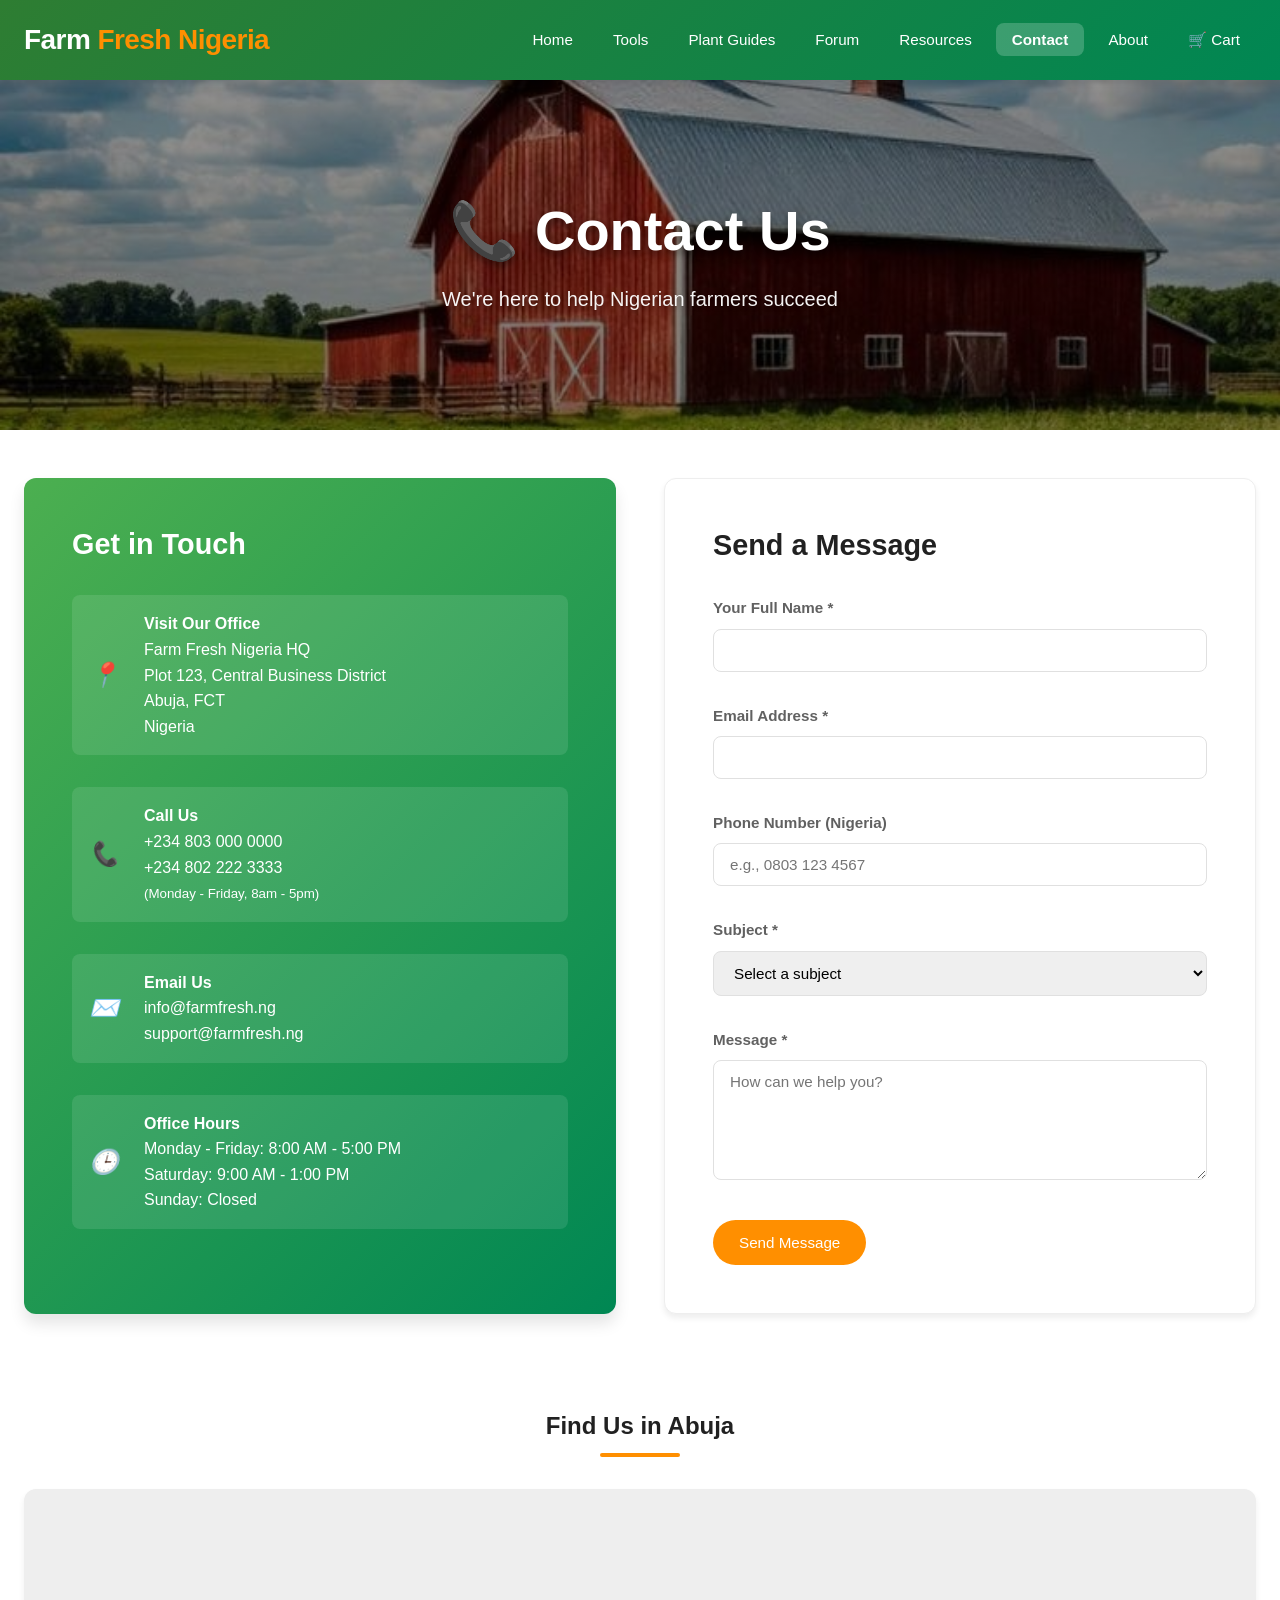
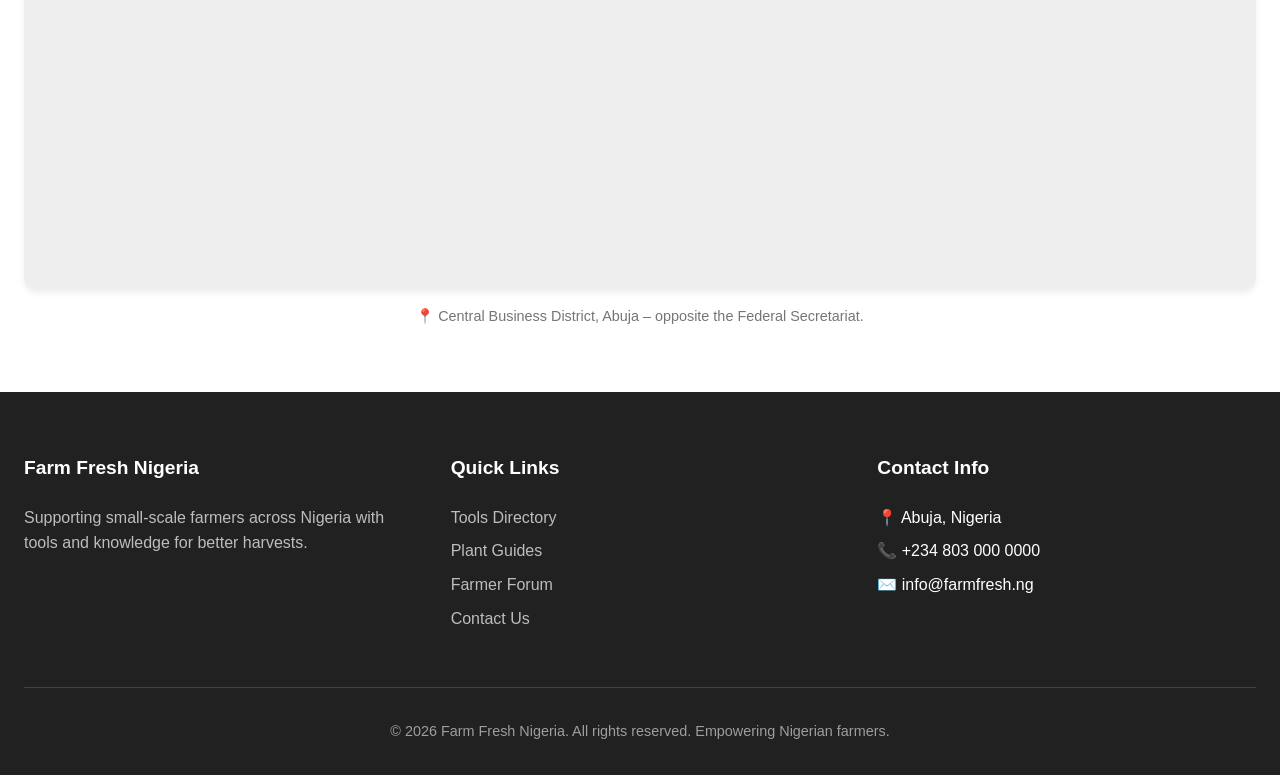
<file: contact.html>
<!DOCTYPE html>
<html lang="en">

<head>
  <meta charset="UTF-8">
  <meta name="viewport" content="width=device-width, initial-scale=1.0">
  <meta name="description"
    content="Contact Farm Fresh Nigeria in Abuja – we're here to support Nigerian farmers with tools, guides, and resources.">
  <meta name="keywords" content="contact Farm Fresh Nigeria, Abuja agriculture support, farmer helpline Nigeria">
  <title>Farm Fresh Nigeria | Contact Us</title>
  <link rel="stylesheet" href="css/style.css">
</head>

<body>
  <header>
    <div class="container">
      <a href="index.html" class="logo">Farm <span>Fresh Nigeria</span></a>
      <nav aria-label="Main navigation">
        <ul>
          <li><a href="index.html">Home</a></li>
          <li><a href="tools.html">Tools</a></li>
          <li><a href="guides.html">Plant Guides</a></li>
          <li><a href="forum.html">Forum</a></li>
          <li><a href="resources.html">Resources</a></li>
          <li><a href="contact.html" class="active" aria-current="page">Contact</a></li>
          <li><a href="about.html">About</a></li>
        </ul>
      </nav>
    </div>
  </header>

  <main>
<!-- Hero Section -->
<section class="contact-header">
  <div class="container">
    <h1>📞 Contact Us</h1>
    <p>We're here to help Nigerian farmers succeed</p>
  </div>
</section>

    <!-- Contact Info & Form -->
    <section class="container">
      <div class="contact-container">
        <!-- Contact Information -->
        <div class="contact-info">
          <h3>Get in Touch</h3>

          <div class="contact-detail">
            <i>📍</i>
            <div>
              <strong>Visit Our Office</strong><br>
              Farm Fresh Nigeria HQ<br>
              Plot 123, Central Business District<br>
              Abuja, FCT<br>
              Nigeria
            </div>
          </div>

          <div class="contact-detail">
            <i>📞</i>
            <div>
              <strong>Call Us</strong><br>
              <a href="tel:+2348030000000">+234 803 000 0000</a><br>
              <a href="tel:+2348022223333">+234 802 222 3333</a><br>
              <small>(Monday - Friday, 8am - 5pm)</small>
            </div>
          </div>

          <div class="contact-detail">
            <i>✉️</i>
            <div>
              <strong>Email Us</strong><br>
              <a href="mailto:info@farmfresh.ng">info@farmfresh.ng</a><br>
              <a href="mailto:support@farmfresh.ng">support@farmfresh.ng</a>
            </div>
          </div>

          <div class="contact-detail">
            <i>🕒</i>
            <div>
              <strong>Office Hours</strong><br>
              Monday - Friday: 8:00 AM - 5:00 PM<br>
              Saturday: 9:00 AM - 1:00 PM<br>
              Sunday: Closed
            </div>
          </div>
        </div>

        <!-- Contact Form -->
        <div class="contact-form">
          <h3>Send a Message</h3>
          <form id="contact-form">
            <div class="form-group">
              <label for="contact-name">Your Full Name *</label>
              <input type="text" id="contact-name" name="name" required>
            </div>

            <div class="form-group">
              <label for="contact-email">Email Address *</label>
              <input type="email" id="contact-email" name="email" required>
            </div>

            <div class="form-group">
              <label for="contact-phone">Phone Number (Nigeria)</label>
              <input type="tel" id="contact-phone" name="phone" placeholder="e.g., 0803 123 4567">
            </div>

            <div class="form-group">
              <label for="contact-subject">Subject *</label>
              <select id="contact-subject" name="subject" required>
                <option value="">Select a subject</option>
                <option value="tool">Tool Rental Inquiry</option>
                <option value="guide">Plant Guide Question</option>
                <option value="forum">Forum Help</option>
                <option value="partnership">Partnership Opportunity</option>
                <option value="other">Other</option>
              </select>
            </div>

            <div class="form-group">
              <label for="contact-message">Message *</label>
              <textarea id="contact-message" name="message" rows="5" required
                placeholder="How can we help you?"></textarea>
            </div>

            <button type="submit" class="btn btn-orange">Send Message</button>
          </form>
        </div>
      </div>
    </section>

    <!-- Map Section -->
    <section class="container">
      <div class="map-section">
        <h3 class="section-title">Find Us in Abuja</h3>
        <div class="map-container">
          <!-- Static map representation (Google Maps embed with a generic Abuja location) -->
          <iframe title="Farm Fresh Nigeria location in Abuja"
            src="https://www.google.com/maps/embed?pb=!1m18!1m12!1m3!1d31515.90964883685!2d7.489202!3d9.05785!2m3!1f0!2f0!3f0!3m2!1i1024!2i768!4f13.1!3m3!1m2!1s0x104e0b5b7c3b4b5f%3A0x9b7b3c9a8b4c5d6e!2sCentral%20Business%20District%2C%20Abuja!5e0!3m2!1sen!2sng!4v1713000000000!5m2!1sen!2sng"
            width="100%" height="100%" style="border:0;" allowfullscreen="" loading="lazy"
            referrerpolicy="no-referrer-when-downgrade">
          </iframe>
        </div>
        <p class="map-note">📍 Central Business District, Abuja – opposite the Federal Secretariat.</p>
      </div>
    </section>
  </main>

  <footer>
    <div class="container">
      <div class="footer-content">
        <div class="footer-section">
          <h4>Farm Fresh Nigeria</h4>
          <p>Supporting small-scale farmers across Nigeria with tools and knowledge for better harvests.</p>
        </div>
        <div class="footer-section">
          <h4>Quick Links</h4>
          <ul>
            <li><a href="tools.html">Tools Directory</a></li>
            <li><a href="guides.html">Plant Guides</a></li>
            <li><a href="forum.html">Farmer Forum</a></li>
            <li><a href="contact.html">Contact Us</a></li>
          </ul>
        </div>
        <div class="footer-section">
          <h4>Contact Info</h4>
          <ul>
            <li>📍 Abuja, Nigeria</li>
            <li>📞 +234 803 000 0000</li>
            <li>✉️ info@farmfresh.ng</li>
          </ul>
        </div>
      </div>
      <div class="footer-bottom">
        <p>&copy; 2026 Farm Fresh Nigeria. All rights reserved. Empowering Nigerian farmers.</p>
      </div>
    </div>
  </footer>

  <script src="js/main.js"></script>
  <script>
    (function () {
      'use strict';

      const form = document.getElementById('contact-form');
      if (!form) return;

      form.addEventListener('submit', function (e) {
        e.preventDefault();

        // Get form values
        const name = document.getElementById('contact-name').value.trim();
        const email = document.getElementById('contact-email').value.trim();
        const phone = document.getElementById('contact-phone').value.trim();
        const subject = document.getElementById('contact-subject').value;
        const message = document.getElementById('contact-message').value.trim();

        // Validation
        if (!name || !email || !subject || !message) {
          showToast('Please fill in all required fields.', 'error');
          return;
        }

        const emailRegex = /^[^\s@]+@[^\s@]+\.[^\s@]+$/;
        if (!emailRegex.test(email)) {
          showToast('Please enter a valid email address.', 'error');
          return;
        }

        // Optional Nigerian phone validation (if provided)
        if (phone) {
          const phoneRegex = /^(\+?234|0)[0-9]{10}$/;
          const cleanedPhone = phone.replace(/\s+/g, '');
          if (!phoneRegex.test(cleanedPhone)) {
            showToast('Please enter a valid Nigerian phone number (e.g., 08031234567).', 'error');
            return;
          }
        }

        // Store contact in localStorage for demo (or could send to server)
        const contactMessages = JSON.parse(localStorage.getItem('farmFreshContacts')) || [];
        contactMessages.push({
          name,
          email,
          phone,
          subject,
          message,
          date: new Date().toISOString()
        });
        localStorage.setItem('farmFreshContacts', JSON.stringify(contactMessages));

        // Show success message
        showToast(`Thank you ${name}! Your message has been sent. We'll respond within 24 hours.`, 'success');

        // Reset form
        form.reset();
      });

      // Helper function to use main.js toast if available
      function showToast(message, type = 'info') {
        if (typeof window.showToast === 'function') {
          window.showToast(message, type);
        } else {
          alert(message);
        }
      }
    })();
  </script>

  <!-- Additional inline style for map (will be moved to main CSS if needed) -->
  <style>
    .map-section {
      margin: var(--space-xl) 0;
    }

    .map-container {
      background: var(--gray-200);
      height: 400px;
      border-radius: var(--radius-lg);
      overflow: hidden;
      box-shadow: var(--shadow-md);
    }

    .map-note {
      text-align: center;
      margin-top: var(--space-sm);
      color: var(--gray-600);
      font-size: 0.9rem;
    }

    .contact-detail a {
      color: inherit;
      text-decoration: none;
    }

    .contact-detail a:hover {
      text-decoration: underline;
    }
  </style>
</body>

</html>
</file>
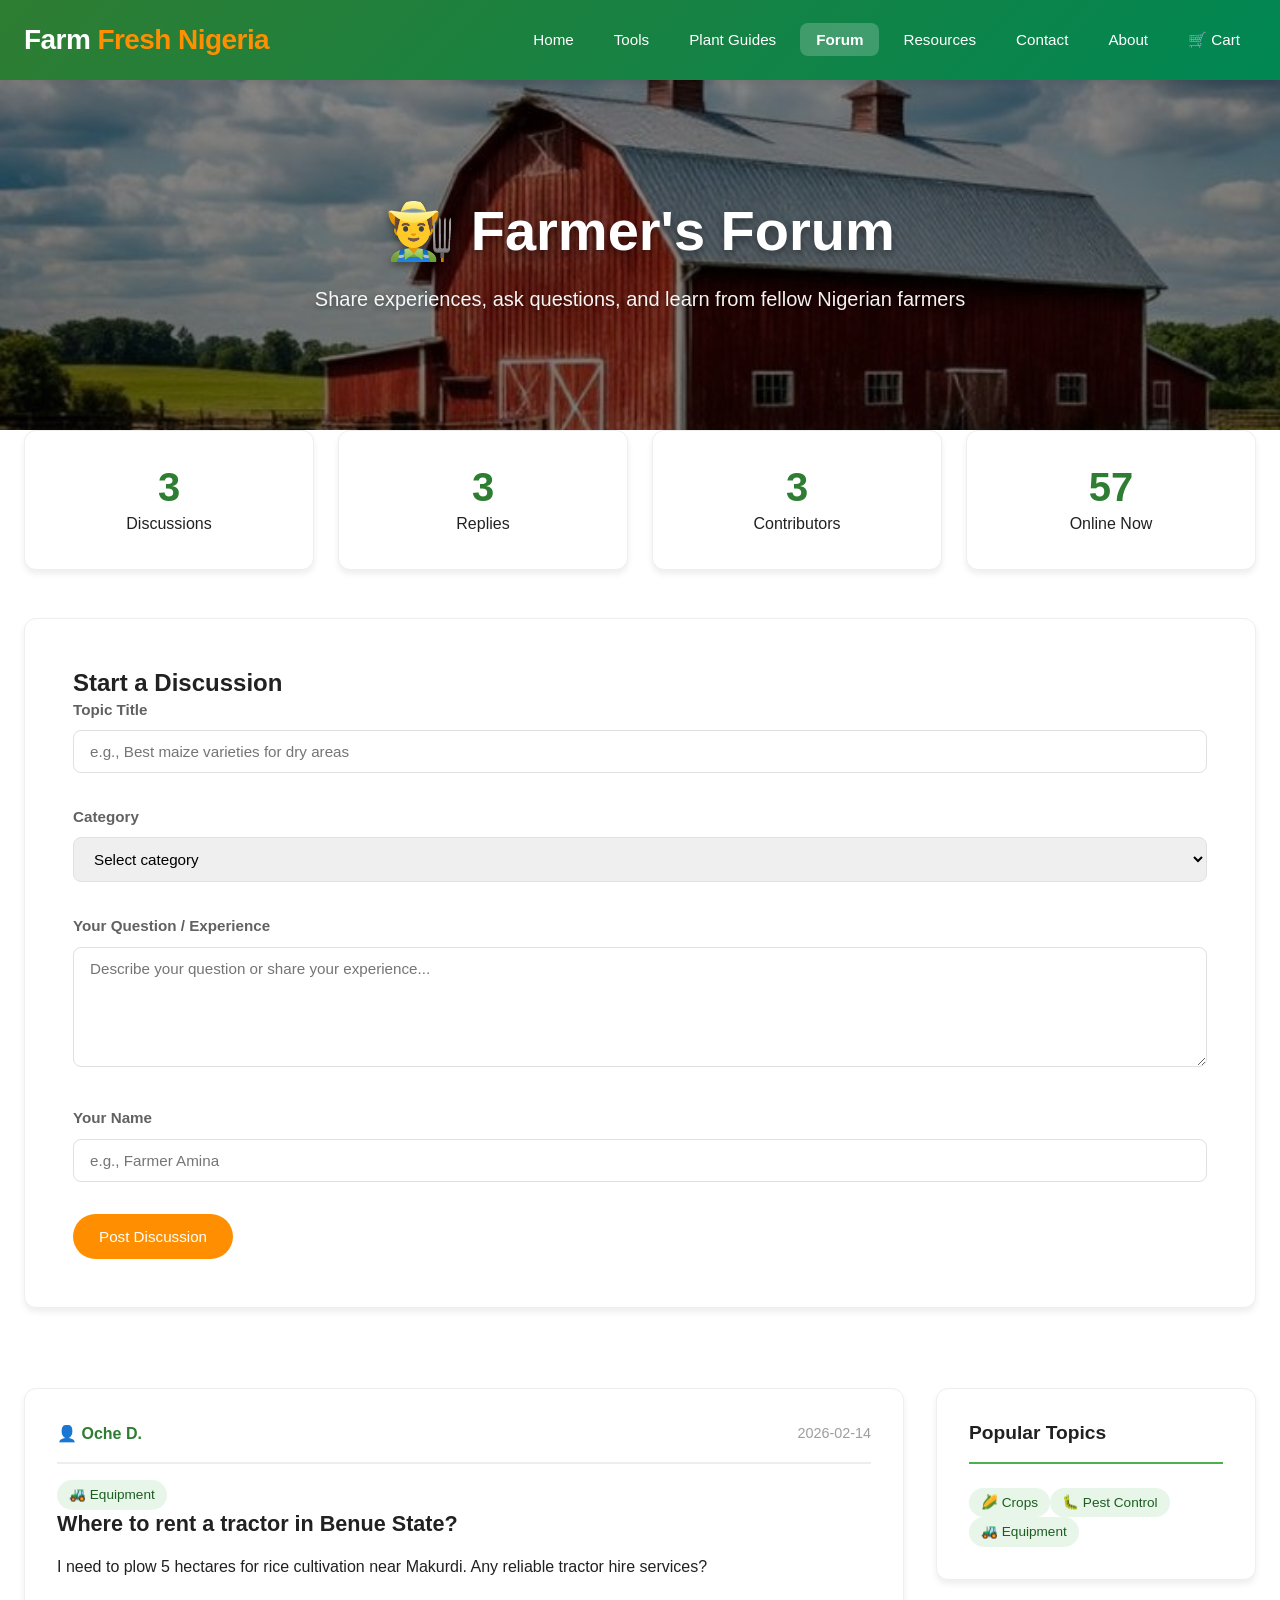
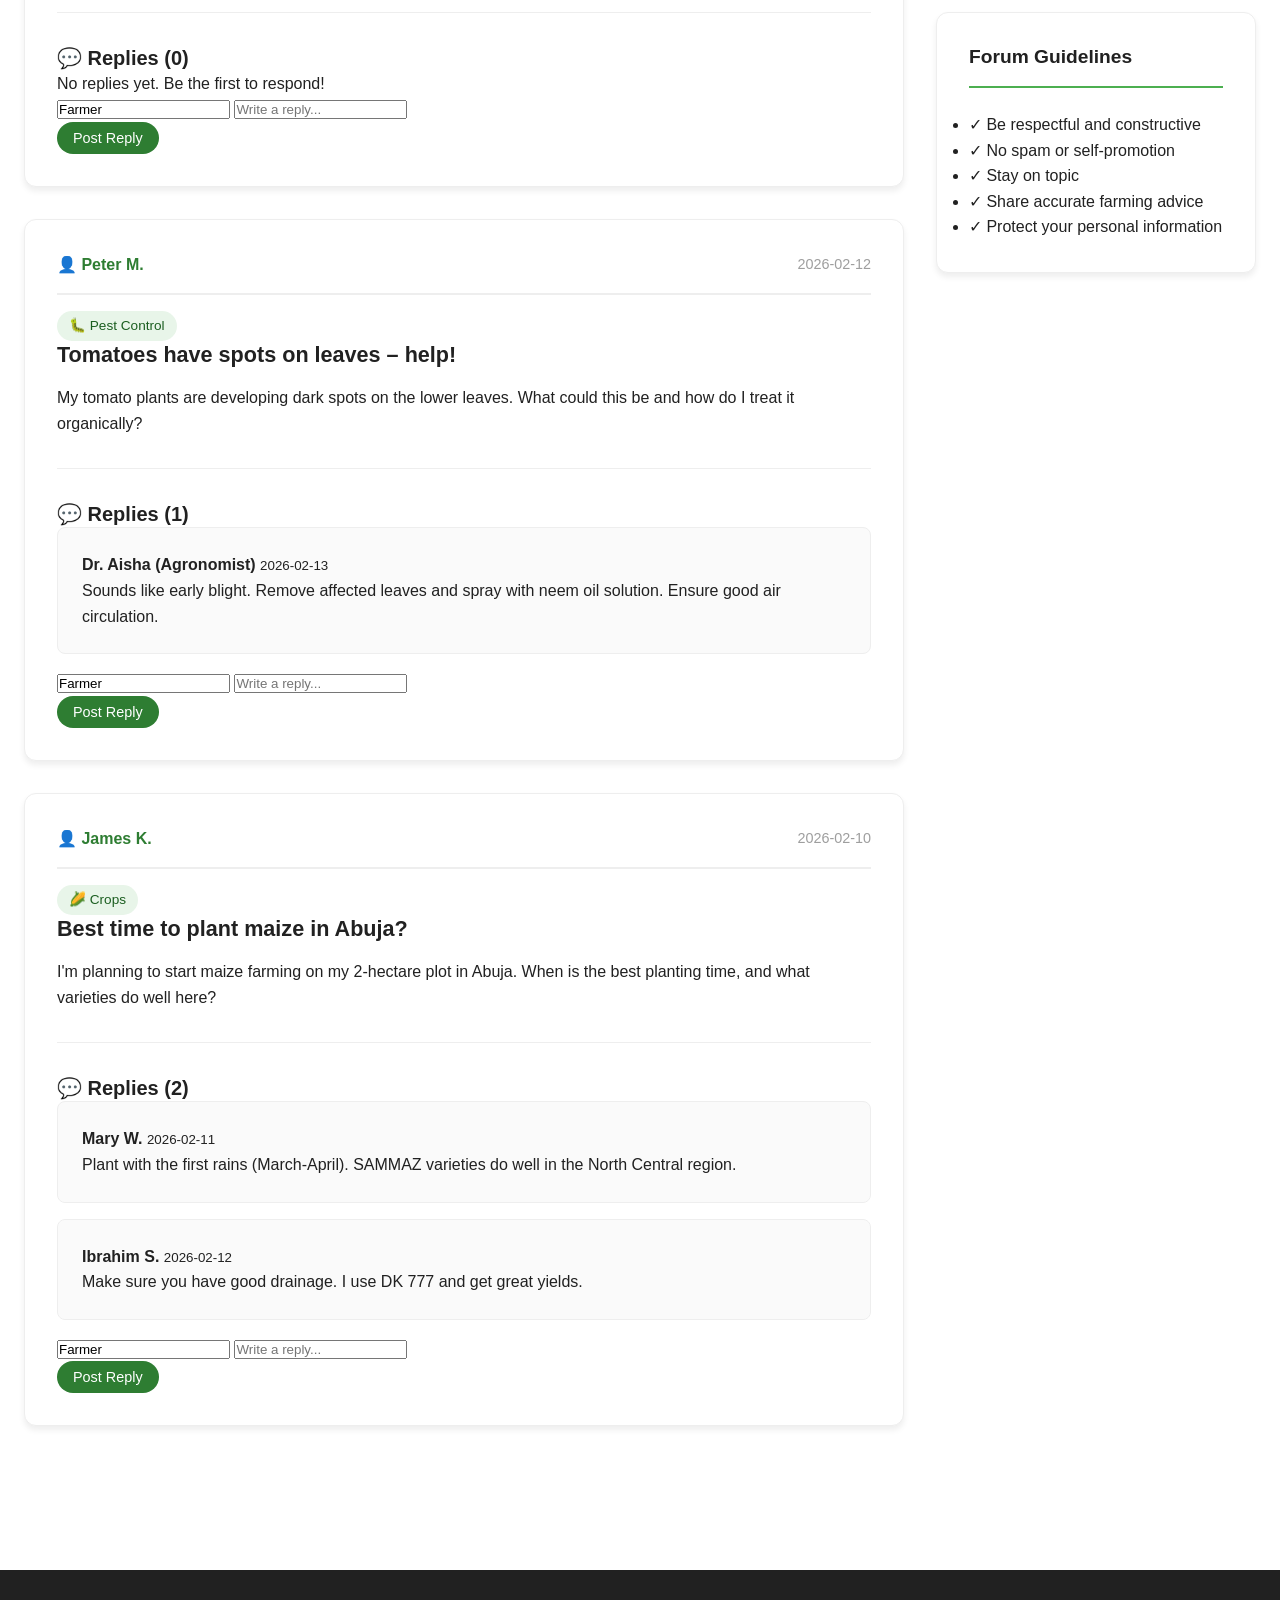
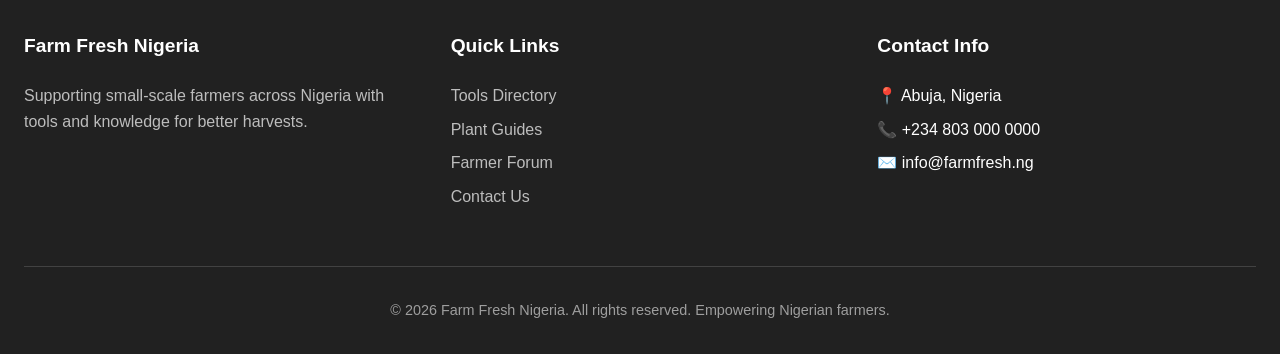
<file: forum.html>
<!DOCTYPE html>
<html lang="en">

<head>
  <meta charset="UTF-8">
  <meta name="viewport" content="width=device-width, initial-scale=1.0">
  <meta name="description"
    content="Farmer community forum – share tips, ask questions, and connect with fellow Nigerian farmers.">
  <title>Farm Fresh Nigeria | Community Forum</title>
  <link rel="stylesheet" href="css/style.css">
</head>

<body>
  <header>
    <div class="container">
      <a href="index.html" class="logo">Farm <span>Fresh Nigeria</span></a>
      <nav aria-label="Main navigation">
        <ul>
          <li><a href="index.html">Home</a></li>
          <li><a href="tools.html">Tools</a></li>
          <li><a href="guides.html">Plant Guides</a></li>
          <li><a href="forum.html" class="active" aria-current="page">Forum</a></li>
          <li><a href="resources.html">Resources</a></li>
          <li><a href="contact.html">Contact</a></li>
          <li><a href="about.html">About</a></li>
        </ul>
      </nav>
    </div>
  </header>

  <main>
<!-- Hero Section -->
<section class="forum-header">
  <div class="container">
    <h1>👨‍🌾 Farmer's Forum</h1>
    <p>Share experiences, ask questions, and learn from fellow Nigerian farmers</p>
  </div>
</section>

    <section class="container">
      <!-- Dynamic Forum Stats -->
      <div class="forum-stats" id="forum-stats">
        <!-- Populated by JavaScript -->
      </div>

      <!-- New Post Form -->
      <div class="new-post-form">
        <h3>Start a Discussion</h3>
        <form id="forum-post-form">
          <div class="form-group">
            <label for="post-title">Topic Title</label>
            <input type="text" id="post-title" required placeholder="e.g., Best maize varieties for dry areas">
          </div>
          <div class="form-group">
            <label for="post-category">Category</label>
            <select id="post-category" required>
              <option value="">Select category</option>
              <option value="crops">Crops & Planting</option>
              <option value="pests">Pest Control</option>
              <option value="equipment">Farm Equipment</option>
              <option value="market">Market Prices</option>
              <option value="general">General Discussion</option>
            </select>
          </div>
          <div class="form-group">
            <label for="post-content">Your Question / Experience</label>
            <textarea id="post-content" required
              placeholder="Describe your question or share your experience..."></textarea>
          </div>
          <div class="form-group">
            <label for="post-author">Your Name</label>
            <input type="text" id="post-author" required placeholder="e.g., Farmer Amina">
          </div>
          <button type="submit" class="btn btn-orange">Post Discussion</button>
        </form>
      </div>

      <!-- Forum Posts Container -->
      <div class="forum-container">
        <div class="forum-posts" id="forum-posts">
          <div class="loading">Loading discussions...</div>
        </div>

        <!-- Sidebar -->
        <div class="forum-sidebar">
          <div class="sidebar-widget">
            <h3>Popular Topics</h3>
            <div class="topic-cloud" id="topic-cloud">
              <!-- Dynamic topic tags -->
            </div>
          </div>
          <div class="sidebar-widget">
            <h3>Forum Guidelines</h3>
            <ul class="rules-list">
              <li>✓ Be respectful and constructive</li>
              <li>✓ No spam or self-promotion</li>
              <li>✓ Stay on topic</li>
              <li>✓ Share accurate farming advice</li>
              <li>✓ Protect your personal information</li>
            </ul>
          </div>
        </div>
      </div>
    </section>
  </main>

  <footer>
    <div class="container">
      <div class="footer-content">
        <div class="footer-section">
          <h4>Farm Fresh Nigeria</h4>
          <p>Supporting small-scale farmers across Nigeria with tools and knowledge for better harvests.</p>
        </div>
        <div class="footer-section">
          <h4>Quick Links</h4>
          <ul>
            <li><a href="tools.html">Tools Directory</a></li>
            <li><a href="guides.html">Plant Guides</a></li>
            <li><a href="forum.html">Farmer Forum</a></li>
            <li><a href="contact.html">Contact Us</a></li>
          </ul>
        </div>
        <div class="footer-section">
          <h4>Contact Info</h4>
          <ul>
            <li>📍 Abuja, Nigeria</li>
            <li>📞 +234 803 000 0000</li>
            <li>✉️ info@farmfresh.ng</li>
          </ul>
        </div>
      </div>
      <div class="footer-bottom">
        <p>&copy; 2026 Farm Fresh Nigeria. All rights reserved. Empowering Nigerian farmers.</p>
      </div>
    </div>
  </footer>

  <script src="js/main.js"></script>
  <script src="js/forum.js"></script>
</body>

</html>
</file>
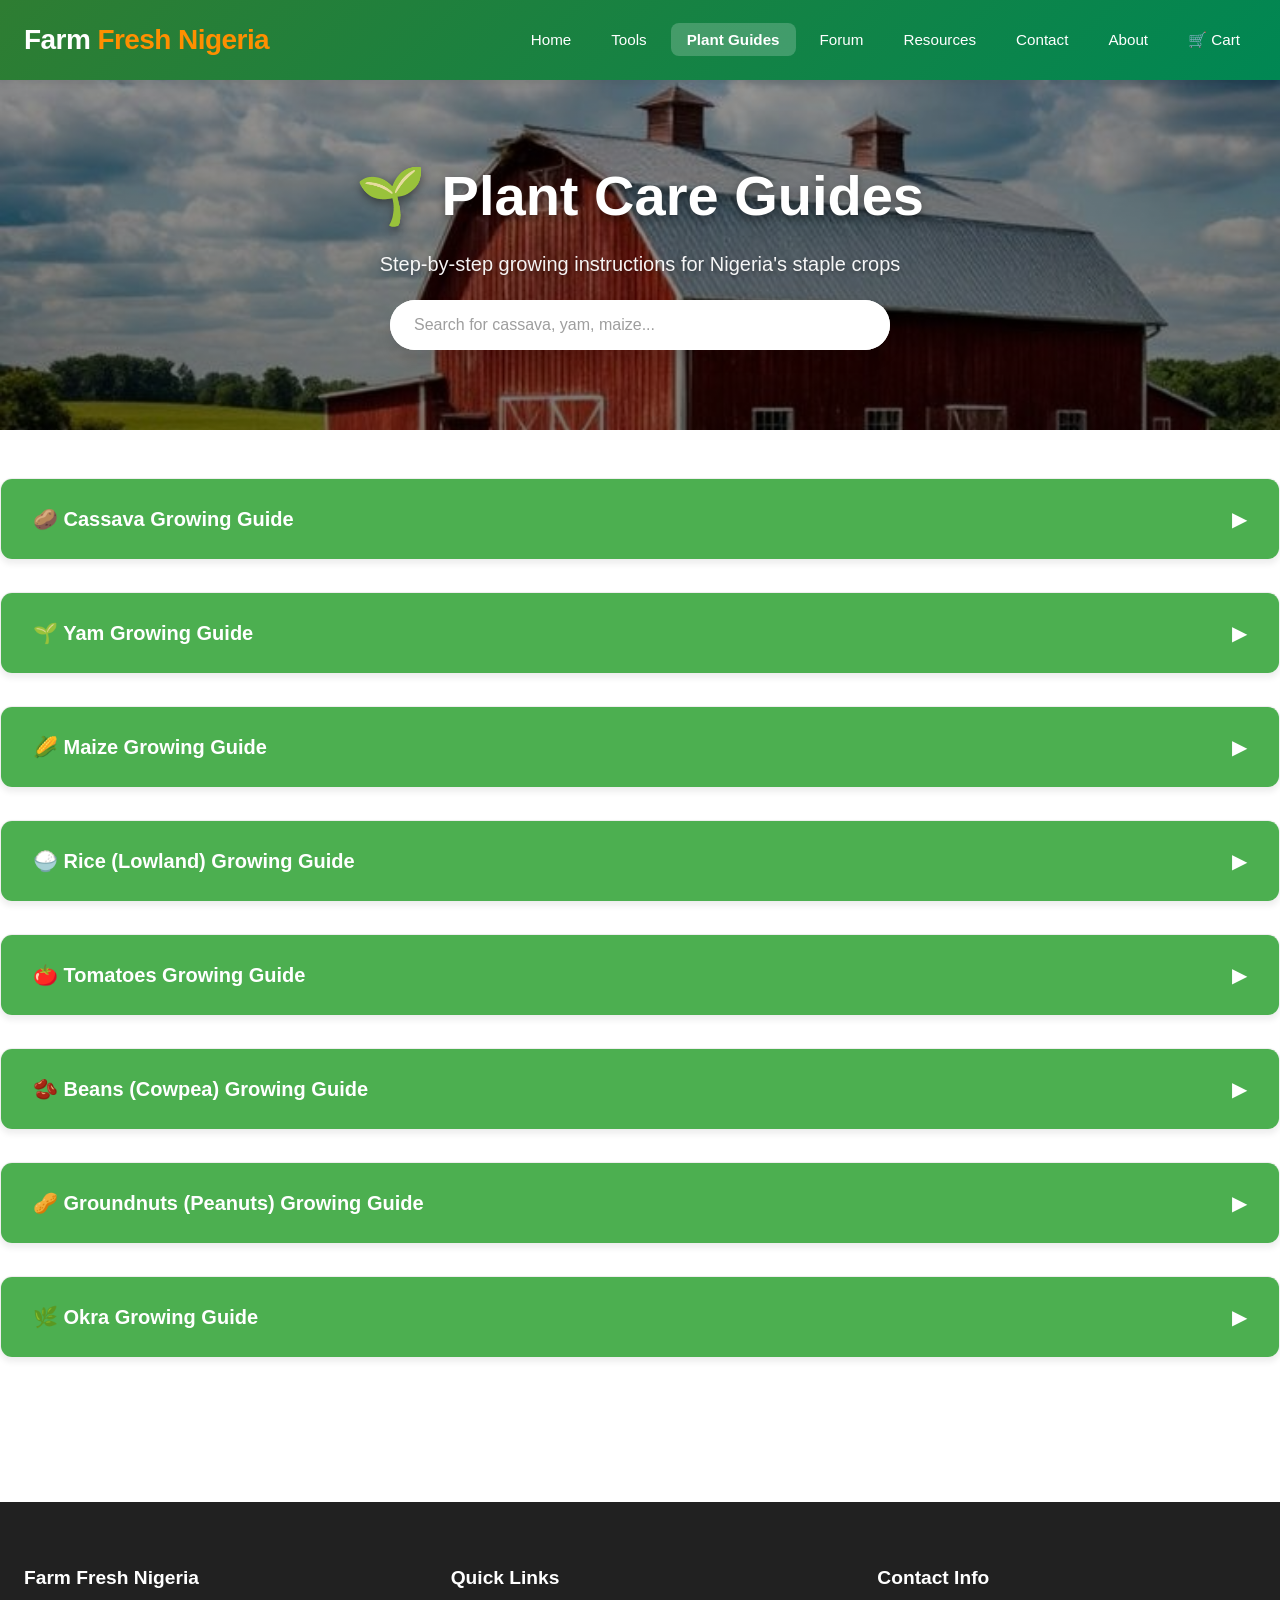
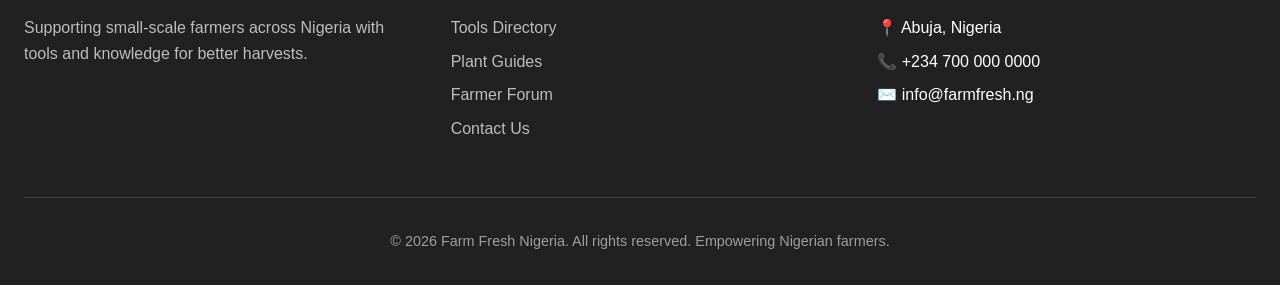
<file: guides.html>
<!DOCTYPE html>
<html lang="en">

<head>
  <meta charset="UTF-8">
  <meta name="viewport" content="width=device-width, initial-scale=1.0">
  <meta name="description"
    content="Expert plant care guides for Nigerian farmers – Cassava, Yam, Maize, Rice, Tomatoes, Beans, Groundnuts, and Okra. Step-by-step instructions for better harvests.">
  <title>Farm Fresh Nigeria | Plant Care Guides</title>
  <link rel="stylesheet" href="css/style.css">
  <!-- Preconnect for faster font loading (optional) -->
  <link rel="preconnect" href="https://fonts.googleapis.com">
  <link rel="preconnect" href="https://fonts.gstatic.com" crossorigin>
</head>

<body>
  <header>
    <div class="container">
      <a href="index.html" class="logo">Farm <span>Fresh Nigeria</span></a>
      <nav aria-label="Main navigation">
        <ul>
          <li><a href="index.html">Home</a></li>
          <li><a href="tools.html">Tools</a></li>
          <li><a href="guides.html" class="active" aria-current="page">Plant Guides</a></li>
          <li><a href="forum.html">Forum</a></li>
          <li><a href="resources.html">Resources</a></li>
          <li><a href="contact.html">Contact</a></li>
          <li><a href="about.html">About</a></li>
        </ul>
      </nav>
    </div>
  </header>

  <main>
<!-- Hero Section -->
<section class="guides-header">
  <div class="container">
    <h1>🌱 Plant Care Guides</h1>
    <p>Step-by-step growing instructions for Nigeria's staple crops</p>
    <div class="search-box" style="max-width: 500px; margin: 20px auto 0;">
      <label for="guide-search" class="visually-hidden">Search crop guides</label>
      <input type="text" id="guide-search" placeholder="Search for cassava, yam, maize..."
        aria-label="Search plant guides">
    </div>
  </div>
</section>

    <!-- Guides Container -->
    <section class="container" style="padding: var(--space-xl) 0;">
      <div id="guides-container" class="guides-list" role="region" aria-label="Plant growing guides">
        <!-- Guides will be dynamically inserted by JavaScript -->
        <div class="loading">Loading growing guides...</div>
      </div>
    </section>
  </main>

  <footer>
    <div class="container">
      <div class="footer-content">
        <div class="footer-section">
          <h4>Farm Fresh Nigeria</h4>
          <p>Supporting small-scale farmers across Nigeria with tools and knowledge for better harvests.</p>
        </div>
        <div class="footer-section">
          <h4>Quick Links</h4>
          <ul>
            <li><a href="tools.html">Tools Directory</a></li>
            <li><a href="guides.html">Plant Guides</a></li>
            <li><a href="forum.html">Farmer Forum</a></li>
            <li><a href="contact.html">Contact Us</a></li>
          </ul>
        </div>
        <div class="footer-section">
          <h4>Contact Info</h4>
          <ul>
            <li>📍 Abuja, Nigeria</li>
            <li>📞 +234 700 000 0000</li>
            <li>✉️ info@farmfresh.ng</li>
          </ul>
        </div>
      </div>
      <div class="footer-bottom">
        <p>&copy; 2026 Farm Fresh Nigeria. All rights reserved. Empowering Nigerian farmers.</p>
      </div>
    </div>
  </footer>

  <!-- Scripts -->
  <script src="js/main.js"></script>
  <script src="js/guides.js"></script>
</body>
  
</html>
</file>
<file: css/style.css>
/* ============================================
   FARM FRESH NIGERIA - MAIN STYLESHEET
   Nigerian Agricultural E-Commerce Platform
   ============================================ */

/* ----- RESET & BASE ----- */
*,
*::before,
*::after {
  margin: 0;
  padding: 0;
  box-sizing: border-box;
}

:root {
  /* Nigerian-inspired color palette */
  --primary-green: #2E7D32;
  --primary-green-light: #4CAF50;
  --primary-green-dark: #1B5E20;
  --accent-orange: #FF8F00;
  --accent-orange-dark: #F57C00;
  --nigerian-green: #008753;
  --nigerian-white: #FFFFFF;
  --earth-brown: #8B5A2B;

  /* Grayscale */
  --gray-50: #FAFAFA;
  --gray-100: #F5F5F5;
  --gray-200: #EEEEEE;
  --gray-300: #E0E0E0;
  --gray-400: #BDBDBD;
  --gray-500: #9E9E9E;
  --gray-600: #757575;
  --gray-700: #616161;
  --gray-800: #424242;
  --gray-900: #212121;
  --white: #FFFFFF;

  /* Shadows */
  --shadow-sm: 0 2px 4px rgba(0, 0, 0, 0.05);
  --shadow-md: 0 4px 6px rgba(0, 0, 0, 0.07);
  --shadow-lg: 0 10px 15px rgba(0, 0, 0, 0.1);
  --shadow-hover: 0 20px 25px rgba(0, 0, 0, 0.15);
  --shadow-focus: 0 0 0 3px rgba(46, 125, 50, 0.25);

  /* Spacing */
  --space-xs: 0.5rem;
  --space-sm: 1rem;
  --space-md: 1.5rem;
  --space-lg: 2rem;
  --space-xl: 3rem;
  --space-2xl: 4rem;

  /* Border radius */
  --radius-sm: 4px;
  --radius-md: 8px;
  --radius-lg: 12px;
  --radius-full: 9999px;

  /* Transitions */
  --transition-fast: 150ms ease;
  --transition-base: 250ms ease;
  --transition-slow: 350ms ease;

  /* Typography */
  --font-family: 'Inter', -apple-system, BlinkMacSystemFont, 'Segoe UI', Roboto, sans-serif;
}

body {
  font-family: var(--font-family);
  line-height: 1.6;
  color: var(--gray-900);
  background-color: var(--white);
  -webkit-font-smoothing: antialiased;
  -moz-osx-font-smoothing: grayscale;
}

body.menu-open {
  overflow: hidden;
}

.container {
  max-width: 1280px;
  margin: 0 auto;
  padding: 0 var(--space-md);
}

/* ----- TYPOGRAPHY ----- */
h1,
h2,
h3,
h4,
h5,
h6 {
  font-weight: 600;
  line-height: 1.3;
  color: var(--gray-900);
}

h1 {
  font-size: clamp(2rem, 5vw, 3.5rem);
}

h2 {
  font-size: clamp(1.75rem, 4vw, 2.5rem);
}

h3 {
  font-size: clamp(1.25rem, 3vw, 1.5rem);
}

h4 {
  font-size: 1.25rem;
}

/* ----- HEADER & NAVIGATION ----- */
header {
  background: linear-gradient(135deg, var(--primary-green), var(--nigerian-green));
  position: sticky;
  top: 0;
  z-index: 100;
  box-shadow: var(--shadow-md);
}

header .container {
  display: flex;
  justify-content: space-between;
  align-items: center;
  height: 80px;
}

.logo {
  font-size: 1.75rem;
  font-weight: 700;
  text-decoration: none;
  color: var(--white);
  letter-spacing: -0.02em;
  z-index: 200;
}

.logo:hover {
  opacity: 0.9;
}

.logo span {
  color: var(--accent-orange);
}

/* Desktop Navigation */
nav ul {
  display: flex;
  list-style: none;
  gap: var(--space-xs);
}

nav a {
  color: var(--white);
  text-decoration: none;
  font-weight: 500;
  padding: var(--space-xs) var(--space-sm);
  border-radius: var(--radius-md);
  transition: background-color var(--transition-fast);
  font-size: 0.95rem;
}

nav a:hover {
  background-color: rgba(255, 255, 255, 0.15);
}

nav a.active {
  background-color: rgba(255, 255, 255, 0.2);
  font-weight: 600;
}

/* Mobile Menu Button */
.mobile-menu-btn {
  display: none;
  background: none;
  border: none;
  cursor: pointer;
  padding: 0.5rem;
  width: 44px;
  height: 44px;
  position: relative;
  z-index: 200;
}

.hamburger-icon,
.hamburger-icon::before,
.hamburger-icon::after {
  content: '';
  display: block;
  width: 24px;
  height: 2px;
  background: var(--white);
  border-radius: 2px;
  transition: all 0.3s ease;
  position: absolute;
  left: 10px;
}

.hamburger-icon {
  top: 21px;
}

.hamburger-icon::before {
  top: -8px;
}

.hamburger-icon::after {
  top: 8px;
}

.mobile-menu-btn.active .hamburger-icon {
  background: transparent;
}

.mobile-menu-btn.active .hamburger-icon::before {
  transform: rotate(45deg);
  top: 0;
}

.mobile-menu-btn.active .hamburger-icon::after {
  transform: rotate(-45deg);
  top: 0;
}

/* Cart badge */
#cart-count {
  background: var(--accent-orange);
  border-radius: 50%;
  padding: 2px 6px;
  font-size: 0.75rem;
  margin-left: 5px;
  font-weight: bold;
  display: inline-block;
}

/* ----- HERO SECTION (keep cover for dramatic effect) ----- */
.hero {
  background: linear-gradient(rgba(0, 0, 0, 0.5), rgba(0, 0, 0, 0.5)), url('https://images.unsplash.com/photo-1523348837708-15d4a09cfac2?w=1200');
  background-size: cover;
  background-position: center;
  color: var(--white);
  text-align: center;
  padding: var(--space-2xl) 0;
}

.hero h1 {
  color: var(--white);
  margin-bottom: var(--space-sm);
  text-shadow: 0 2px 4px rgba(0, 0, 0, 0.2);
}

.hero p {
  font-size: 1.25rem;
  margin-bottom: var(--space-lg);
  opacity: 0.95;
  max-width: 600px;
  margin-left: auto;
  margin-right: auto;
}

.search-box {
  max-width: 600px;
  margin: 0 auto;
  display: flex;
  background: var(--white);
  border-radius: var(--radius-full);
  overflow: hidden;
  box-shadow: var(--shadow-lg);
}

.search-box input {
  flex: 1;
  padding: 1rem 1.5rem;
  border: none;
  font-size: 1rem;
  outline: none;
}

.search-box input::placeholder {
  color: var(--gray-500);
}

.search-box button {
  padding: 1rem 2rem;
  background: var(--accent-orange);
  color: var(--white);
  border: none;
  cursor: pointer;
  font-size: 1rem;
  font-weight: 600;
  transition: background-color var(--transition-fast);
  white-space: nowrap;
}

.search-box button:hover {
  background-color: var(--accent-orange-dark);
}

/* ----- SECTION TITLES ----- */
.section-title {
  text-align: center;
  margin: var(--space-xl) 0 var(--space-lg);
  position: relative;
  padding-bottom: var(--space-sm);
}

.section-title::after {
  content: '';
  position: absolute;
  bottom: 0;
  left: 50%;
  transform: translateX(-50%);
  width: 80px;
  height: 4px;
  background: var(--accent-orange);
  border-radius: var(--radius-full);
}

/* ----- UNIVERSAL CARD STYLES ----- */
.card-grid,
.tools-grid,
.resources-grid {
  display: grid;
  grid-template-columns: repeat(auto-fill, minmax(300px, 1fr));
  gap: var(--space-lg);
  padding: var(--space-md) 0;
}

.tool-card,
.resource-card,
.post-card,
.card {
  background: var(--white);
  border-radius: var(--radius-lg);
  overflow: hidden;
  box-shadow: var(--shadow-md);
  transition: transform var(--transition-base), box-shadow var(--transition-base), border-color var(--transition-base);
  border: 1px solid var(--gray-200);
}

.tool-card:hover,
.resource-card:hover,
.card:hover {
  transform: translateY(-4px);
  box-shadow: var(--shadow-hover);
  border-color: var(--primary-green-light);
}

/* ===== IMAGE CONTAINERS - SHOW FULL IMAGE (NO CROPPING) ===== */
.tool-image,
.card-image,
.resource-icon {
  height: 220px;
  background-size: contain !important;
  /* Show entire image */
  background-repeat: no-repeat !important;
  background-position: center !important;
  background-color: var(--gray-100);
  /* Fallback background for empty space */
  position: relative;
}

.card:hover .card-image {
  transform: scale(1.02);
  /* Subtle scale, less aggressive since contain may leave space */
}

.card-image {
  transition: transform var(--transition-slow);
}

/* Category badge positioning (still absolute, works fine) */
.tool-category {
  position: absolute;
  top: var(--space-sm);
  right: var(--space-sm);
  background: var(--accent-orange);
  color: var(--white);
  padding: 0.25rem 0.75rem;
  border-radius: var(--radius-full);
  font-size: 0.8rem;
  font-weight: 600;
  letter-spacing: 0.5px;
  z-index: 2;
}

.tool-details,
.card-content,
.resource-content {
  padding: var(--space-lg);
}

.tool-details h3,
.card h3,
.resource-title {
  color: var(--primary-green);
  margin-bottom: var(--space-xs);
  font-size: 1.35rem;
}

.tool-price {
  font-size: 1.75rem;
  color: var(--accent-orange);
  font-weight: 700;
  margin: var(--space-sm) 0;
}

.tool-supplier {
  display: flex;
  align-items: center;
  gap: var(--space-sm);
  color: var(--gray-600);
  margin-bottom: var(--space-md);
  font-size: 0.95rem;
}

.tool-stock {
  font-size: 0.9rem;
  color: var(--gray-700);
  margin-bottom: var(--space-sm);
}

.tool-actions {
  display: flex;
  gap: 10px;
  margin-top: 15px;
}

/* ----- BUTTONS ----- */
.btn,
.add-to-cart-btn,
.favorite-btn,
.checkout-btn,
.place-order-btn {
  display: inline-flex;
  align-items: center;
  justify-content: center;
  padding: 0.75rem 1.5rem;
  background: var(--primary-green);
  color: var(--white);
  text-decoration: none;
  border-radius: var(--radius-full);
  transition: all var(--transition-fast);
  border: none;
  cursor: pointer;
  font-size: 0.95rem;
  font-weight: 500;
  gap: var(--space-xs);
  border: 2px solid transparent;
}

.btn:hover,
.add-to-cart-btn:hover,
.checkout-btn:hover {
  background: var(--primary-green-dark);
  transform: translateY(-2px);
  box-shadow: var(--shadow-md);
}

.btn:active,
.add-to-cart-btn:active {
  transform: translateY(0);
}

.btn-orange {
  background: var(--accent-orange);
}

.btn-orange:hover {
  background: var(--accent-orange-dark);
}

.favorite-btn {
  background: none;
  border: 2px solid var(--primary-green-light);
  color: var(--primary-green);
  width: auto;
  flex: 1;
}

.favorite-btn:hover,
.favorite-btn.active {
  background: var(--primary-green);
  border-color: var(--primary-green);
  color: var(--white);
}

.disabled-btn {
  background: var(--gray-400);
  color: var(--gray-600);
  cursor: not-allowed;
  flex: 1;
  padding: 0.75rem 1.5rem;
  border-radius: var(--radius-full);
  border: none;
  font-weight: 500;
}

.btn-small {
  padding: 8px 16px;
  font-size: 0.9rem;
  border-radius: var(--radius-full);
  background: var(--primary-green);
  color: white;
  border: none;
  cursor: pointer;
  transition: background var(--transition-fast);
}

.btn-small:hover {
  background: var(--primary-green-dark);
}

.btn-outline {
  background: transparent;
  border: 1px solid var(--primary-green);
  color: var(--primary-green);
}

.btn-outline:hover {
  background: var(--primary-green);
  color: white;
}

.remove-btn,
.remove-fav-btn {
  background: none;
  border: none;
  color: #f44336;
  cursor: pointer;
  font-size: 1.2rem;
  padding: 0.25rem 0.5rem;
}

/* ----- CATEGORIES SECTION ----- */
.categories {
  background: var(--gray-50);
  padding: var(--space-2xl) 0;
}

.category-grid {
  display: grid;
  grid-template-columns: repeat(auto-fit, minmax(160px, 1fr));
  gap: var(--space-md);
  margin-top: var(--space-lg);
}

.category-item {
  text-align: center;
  padding: var(--space-lg);
  background: var(--white);
  border-radius: var(--radius-lg);
  transition: all var(--transition-base);
  cursor: pointer;
  border: 1px solid var(--gray-200);
  box-shadow: var(--shadow-sm);
}

.category-item:hover {
  background: var(--primary-green);
  color: var(--white);
  transform: translateY(-4px);
  box-shadow: var(--shadow-lg);
  border-color: var(--primary-green);
}

.category-item i {
  font-size: 2.5rem;
  margin-bottom: var(--space-sm);
  color: var(--accent-orange);
  transition: color var(--transition-fast);
}

.category-item:hover i {
  color: var(--white);
}

.category-item h3 {
  margin: 0;
  transition: color var(--transition-fast);
}

.category-item:hover h3 {
  color: var(--white);
}

/* ----- FILTER SECTION ----- */
.filter-section {
  background: var(--white);
  padding: var(--space-lg) 0;
  box-shadow: var(--shadow-sm);
  margin-bottom: var(--space-lg);
  border-bottom: 1px solid var(--gray-200);
}

.filter-form {
  display: flex;
  gap: var(--space-sm);
  flex-wrap: wrap;
  justify-content: center;
}

.filter-form input,
.filter-form select {
  padding: 0.75rem 1rem;
  border: 1px solid var(--gray-300);
  border-radius: var(--radius-md);
  font-size: 0.95rem;
  min-width: 200px;
  background-color: var(--white);
  transition: border-color var(--transition-fast), box-shadow var(--transition-fast);
}

.filter-form input:hover,
.filter-form select:hover {
  border-color: var(--gray-400);
}

.filter-form input:focus,
.filter-form select:focus {
  outline: none;
  border-color: var(--primary-green);
  box-shadow: var(--shadow-focus);
}

/* ----- GUIDES ACCORDION ----- */
.guide-section {
  background: var(--white);
  border-radius: var(--radius-lg);
  margin-bottom: var(--space-lg);
  overflow: hidden;
  box-shadow: var(--shadow-md);
  border: 1px solid var(--gray-200);
}

.guide-header {
  background: var(--primary-green-light);
  color: var(--white);
  padding: var(--space-md) var(--space-lg);
  cursor: pointer;
  display: flex;
  justify-content: space-between;
  align-items: center;
  transition: background-color var(--transition-fast);
}

.guide-header:hover {
  background: var(--primary-green);
}

.guide-header h2 {
  color: var(--white);
  margin: 0;
  font-size: 1.25rem;
  font-weight: 600;
}

.guide-header .arrow {
  font-size: 1.25rem;
  transition: transform var(--transition-base);
}

.guide-header.active .arrow {
  transform: rotate(90deg);
}

.guide-content {
  max-height: 0;
  overflow: hidden;
  transition: max-height var(--transition-slow);
  background: var(--gray-50);
}

.guide-content.show {
  max-height: 2000px;
}

.guide-body {
  padding: var(--space-xl);
}

.guide-step {
  display: flex;
  gap: var(--space-lg);
  margin-bottom: var(--space-lg);
  padding: var(--space-lg);
  background: var(--white);
  border-radius: var(--radius-lg);
  box-shadow: var(--shadow-sm);
  border: 1px solid var(--gray-200);
}

.guide-step:last-child {
  margin-bottom: 0;
}

.step-number {
  width: 48px;
  height: 48px;
  background: var(--accent-orange);
  color: var(--white);
  border-radius: 50%;
  display: flex;
  align-items: center;
  justify-content: center;
  font-weight: 700;
  font-size: 1.25rem;
  flex-shrink: 0;
}

/* ----- FORUM PAGE ----- */
.forum-container {
  display: grid;
  grid-template-columns: 1fr 320px;
  gap: var(--space-lg);
  padding: var(--space-xl) 0;
}

.new-post-form {
  background: var(--white);
  padding: var(--space-xl);
  border-radius: var(--radius-lg);
  margin-bottom: var(--space-lg);
  box-shadow: var(--shadow-md);
  border: 1px solid var(--gray-200);
}

.form-group {
  margin-bottom: var(--space-lg);
}

.form-group label {
  display: block;
  margin-bottom: var(--space-xs);
  font-weight: 600;
  color: var(--gray-700);
  font-size: 0.95rem;
}

.form-group input,
.form-group textarea,
.form-group select {
  width: 100%;
  padding: 0.75rem 1rem;
  border: 1px solid var(--gray-300);
  border-radius: var(--radius-md);
  font-family: inherit;
  font-size: 0.95rem;
  transition: border-color var(--transition-fast), box-shadow var(--transition-fast);
}

.form-group input:focus,
.form-group textarea:focus,
.form-group select:focus {
  outline: none;
  border-color: var(--primary-green);
  box-shadow: var(--shadow-focus);
}

.form-group textarea {
  min-height: 120px;
  resize: vertical;
}

.post-card {
  padding: var(--space-lg);
  margin-bottom: var(--space-lg);
}

.post-header {
  display: flex;
  justify-content: space-between;
  align-items: center;
  margin-bottom: var(--space-sm);
  padding-bottom: var(--space-sm);
  border-bottom: 2px solid var(--gray-200);
}

.post-author {
  font-weight: 600;
  color: var(--primary-green);
}

.post-date {
  color: var(--gray-500);
  font-size: 0.9rem;
}

.post-title {
  color: var(--gray-900);
  margin-bottom: var(--space-sm);
  font-size: 1.35rem;
  font-weight: 600;
}

.comment-section {
  margin-top: var(--space-lg);
  padding-top: var(--space-lg);
  border-top: 1px solid var(--gray-200);
}

.comment {
  background: var(--gray-50);
  padding: var(--space-md);
  border-radius: var(--radius-md);
  margin-bottom: var(--space-sm);
  border: 1px solid var(--gray-200);
}

.sidebar-widget {
  background: var(--white);
  padding: var(--space-lg);
  border-radius: var(--radius-lg);
  margin-bottom: var(--space-lg);
  box-shadow: var(--shadow-md);
  border: 1px solid var(--gray-200);
}

.sidebar-widget h3 {
  color: var(--gray-900);
  margin-bottom: var(--space-md);
  padding-bottom: var(--space-sm);
  border-bottom: 2px solid var(--primary-green-light);
  font-size: 1.2rem;
}

.forum-stats {
  display: grid;
  grid-template-columns: repeat(auto-fit, minmax(150px, 1fr));
  gap: var(--space-md);
  margin-bottom: var(--space-xl);
}

.stat-card {
  background: var(--white);
  padding: var(--space-lg);
  border-radius: var(--radius-lg);
  text-align: center;
  box-shadow: var(--shadow-md);
  border: 1px solid var(--gray-200);
}

.stat-number {
  font-size: 2.5rem;
  font-weight: 700;
  color: var(--primary-green);
  line-height: 1.2;
}

.topic-tag {
  display: inline-block;
  padding: 4px 12px;
  background: #e8f5e9;
  color: var(--primary-green-dark);
  border-radius: var(--radius-full);
  font-size: 0.85rem;
  font-weight: 500;
}

/* ----- RESOURCES PAGE ----- */
.resource-icon {
  height: 120px;
  background: linear-gradient(135deg, var(--gray-100), var(--gray-200));
  display: flex;
  align-items: center;
  justify-content: center;
  font-size: 3rem;
}

.resource-category-tag {
  display: inline-block;
  background: var(--accent-orange);
  color: white;
  padding: 0.25rem 0.75rem;
  border-radius: var(--radius-full);
  font-size: 0.75rem;
  font-weight: 600;
  margin-bottom: 12px;
}

.resource-meta {
  display: flex;
  justify-content: space-between;
  align-items: center;
  margin-bottom: 16px;
  font-size: 0.8rem;
  color: var(--gray-500);
}

.resource-actions {
  display: flex;
  gap: 12px;
}

.featured-bundle {
  background: linear-gradient(135deg, var(--primary-green), var(--nigerian-green));
  border-radius: var(--radius-lg);
  padding: var(--space-xl);
  margin: var(--space-xl) 0;
  color: white;
  text-align: center;
}

.featured-bundle h3 {
  color: white;
  margin-bottom: var(--space-sm);
}

.featured-bundle p {
  margin-bottom: var(--space-lg);
  opacity: 0.95;
}

.preview-modal-content .close-modal {
  position: absolute;
  top: 15px;
  right: 20px;
  font-size: 28px;
  cursor: pointer;
  color: var(--gray-600);
}

.preview-meta {
  color: var(--gray-600);
  margin-bottom: var(--space-md);
  font-size: 0.9rem;
}

.preview-body {
  margin: var(--space-md) 0;
  line-height: 1.6;
}

/* ----- CART PAGE ----- */
.cart-container {
  max-width: 1200px;
  margin: 40px auto;
  padding: 0 20px;
}

.cart-table {
  width: 100%;
  border-collapse: collapse;
  background: white;
  border-radius: var(--radius-lg);
  overflow-x: auto;
  display: block;
  box-shadow: var(--shadow-md);
}

.cart-table thead,
.cart-table tbody {
  display: table;
  width: 100%;
  table-layout: fixed;
}

.cart-table th,
.cart-table td {
  padding: 16px;
  text-align: left;
  border-bottom: 1px solid #eee;
}

.cart-table th {
  background: var(--primary-green);
  color: white;
}

/* Cart item image - show full image */
.cart-item-img {
  width: 80px;
  height: 80px;
  object-fit: contain !important;
  /* No cropping */
  background-color: var(--gray-100);
  border-radius: 8px;
}

.quantity-input {
  width: 60px;
  padding: 6px;
  text-align: center;
  border: 1px solid #ddd;
  border-radius: 4px;
}

.cart-summary {
  background: white;
  padding: 24px;
  border-radius: var(--radius-lg);
  box-shadow: var(--shadow-md);
  margin-top: 30px;
  text-align: right;
}

.cart-total {
  font-size: 1.8rem;
  color: var(--accent-orange);
  font-weight: bold;
}

.checkout-btn {
  padding: 12px 32px;
  background: var(--accent-orange);
  margin-top: 16px;
}

.checkout-btn:hover {
  background: #f57c00;
}

.empty-cart {
  text-align: center;
  padding: 60px;
  background: white;
  border-radius: var(--radius-lg);
  box-shadow: var(--shadow-md);
}

/* ----- CHECKOUT PAGE ----- */
.checkout-container {
  max-width: 1200px;
  margin: 40px auto;
  padding: 0 20px;
  display: grid;
  grid-template-columns: 1fr 1fr;
  gap: 40px;
}

.checkout-form,
.order-summary {
  background: white;
  padding: 30px;
  border-radius: var(--radius-lg);
  box-shadow: var(--shadow-md);
}

.order-item {
  display: flex;
  justify-content: space-between;
  margin-bottom: 12px;
  padding-bottom: 12px;
  border-bottom: 1px solid #eee;
}

.order-total {
  font-size: 1.3rem;
  font-weight: bold;
  margin-top: 20px;
  text-align: right;
  color: var(--accent-orange);
  padding-top: 10px;
  border-top: 2px solid var(--primary-green);
}

.place-order-btn {
  width: 100%;
  padding: 14px;
  background: var(--accent-orange);
  margin-top: 20px;
}

.place-order-btn:hover {
  background: #f57c00;
}

.empty-cart-message {
  text-align: center;
  padding: 60px;
  background: white;
  border-radius: var(--radius-lg);
  box-shadow: var(--shadow-md);
}

/* ----- ACCOUNT PAGE ----- */
.account-container {
  max-width: 1000px;
  margin: 40px auto;
  padding: 0 20px;
}

.profile-card {
  background: white;
  border-radius: var(--radius-lg);
  padding: 24px;
  margin-bottom: 30px;
  box-shadow: var(--shadow-md);
  display: flex;
  justify-content: space-between;
  align-items: center;
  flex-wrap: wrap;
  gap: 20px;
}

.profile-info h2 {
  margin-bottom: 8px;
  color: var(--primary-green);
}

.profile-info p {
  color: var(--gray-600);
  margin: 5px 0;
}

.logout-btn {
  background: #f44336;
  color: white;
  border: none;
  padding: 10px 20px;
  border-radius: 30px;
  cursor: pointer;
  transition: background 0.3s;
}

.logout-btn:hover {
  background: #d32f2f;
}

.order-card {
  background: white;
  border-radius: var(--radius-lg);
  padding: 20px;
  margin-bottom: 20px;
  box-shadow: var(--shadow-md);
  transition: transform 0.2s;
}

.order-card:hover {
  transform: translateY(-2px);
  box-shadow: var(--shadow-lg);
}

.order-header {
  display: flex;
  justify-content: space-between;
  align-items: center;
  flex-wrap: wrap;
  gap: 10px;
  border-bottom: 1px solid #eee;
  padding-bottom: 10px;
  margin-bottom: 15px;
}

.order-id {
  font-weight: bold;
  color: var(--primary-green);
  font-size: 1.1rem;
}

.order-date {
  color: #666;
  font-size: 0.9rem;
}

.order-status {
  background: var(--accent-orange);
  color: white;
  padding: 4px 12px;
  border-radius: 20px;
  font-size: 0.8rem;
  font-weight: 600;
}

.delivery-info {
  background: #f9f9f9;
  padding: 12px;
  border-radius: 8px;
  margin-top: 12px;
  font-size: 0.9rem;
  color: #555;
}

.empty-orders {
  text-align: center;
  padding: 60px;
  background: white;
  border-radius: var(--radius-lg);
  box-shadow: var(--shadow-md);
}

/* ----- CONTACT PAGE ----- */
.contact-container {
  display: grid;
  grid-template-columns: 1fr 1fr;
  gap: var(--space-xl);
  padding: var(--space-xl) 0;
}

.contact-info {
  background: linear-gradient(135deg, var(--primary-green-light), var(--nigerian-green));
  color: var(--white);
  padding: var(--space-xl);
  border-radius: var(--radius-lg);
  box-shadow: var(--shadow-lg);
}

.contact-info h3 {
  color: var(--white);
  margin-bottom: var(--space-lg);
  font-size: 1.8rem;
}

.contact-detail {
  display: flex;
  align-items: center;
  gap: var(--space-md);
  margin-bottom: var(--space-lg);
  padding: var(--space-sm);
  border-radius: var(--radius-md);
  background: rgba(255, 255, 255, 0.1);
}

.contact-detail i {
  font-size: 1.5rem;
  color: var(--accent-orange);
  width: 32px;
  text-align: center;
}

.contact-form {
  background: var(--white);
  padding: var(--space-xl);
  border-radius: var(--radius-lg);
  box-shadow: var(--shadow-md);
  border: 1px solid var(--gray-200);
}

.contact-form h3 {
  color: var(--gray-900);
  margin-bottom: var(--space-lg);
  font-size: 1.8rem;
}

/* ----- WEATHER WIDGET ----- */
.weather-widget {
  background: linear-gradient(135deg, #2196F3, #1976D2);
  color: var(--white);
  padding: var(--space-lg);
  border-radius: var(--radius-lg);
  margin: var(--space-xl) 0;
  box-shadow: var(--shadow-lg);
}

.weather-widget h3 {
  color: var(--white);
  margin-bottom: var(--space-sm);
  font-size: 1.25rem;
  opacity: 0.95;
}

.weather-info {
  display: flex;
  align-items: center;
  justify-content: space-between;
  flex-wrap: wrap;
  gap: var(--space-md);
}

.weather-temp {
  font-size: 2.5rem;
  font-weight: 700;
  line-height: 1;
}

/* ----- FOOTER ----- */
footer {
  background: var(--gray-900);
  color: var(--white);
  padding: var(--space-2xl) 0 var(--space-lg);
  margin-top: var(--space-2xl);
}

.footer-content {
  display: grid;
  grid-template-columns: repeat(auto-fit, minmax(250px, 1fr));
  gap: var(--space-xl);
  margin-bottom: var(--space-xl);
}

.footer-section h4 {
  color: var(--white);
  margin-bottom: var(--space-md);
  font-size: 1.2rem;
  font-weight: 600;
}

.footer-section p {
  color: var(--gray-400);
  line-height: 1.6;
}

.footer-section ul {
  list-style: none;
}

.footer-section li {
  margin-bottom: var(--space-xs);
}

.footer-section a {
  color: var(--gray-400);
  text-decoration: none;
  transition: all var(--transition-fast);
  display: inline-block;
}

.footer-section a:hover {
  color: var(--white);
  transform: translateX(4px);
}

.footer-bottom {
  text-align: center;
  padding-top: var(--space-lg);
  border-top: 1px solid var(--gray-800);
  color: var(--gray-500);
  font-size: 0.9rem;
}

/* ----- BACK TO TOP BUTTON ----- */
.back-to-top {
  position: fixed;
  bottom: 30px;
  right: 30px;
  width: 50px;
  height: 50px;
  border-radius: 50%;
  background: var(--primary-green);
  color: white;
  border: none;
  cursor: pointer;
  font-size: 1.8rem;
  box-shadow: var(--shadow-lg);
  z-index: 90;
  display: flex;
  align-items: center;
  justify-content: center;
  opacity: 0;
  transition: opacity 0.3s, transform 0.3s;
  pointer-events: none;
}

.back-to-top.show {
  opacity: 1;
  pointer-events: auto;
}

.back-to-top:hover {
  transform: translateY(-5px);
  background: var(--primary-green-dark);
}

/* ----- FAVORITES SECTION ----- */
#favorite-tools {
  margin-top: var(--space-xl);
  padding: var(--space-lg);
  background: var(--gray-50);
  border-radius: var(--radius-lg);
}

.favorites-grid {
  display: grid;
  grid-template-columns: repeat(auto-fill, minmax(250px, 1fr));
  gap: var(--space-md);
  margin-top: var(--space-md);
}

.favorite-item {
  display: flex;
  align-items: center;
  gap: 12px;
  padding: 8px 12px;
  background: white;
  border-radius: 8px;
  box-shadow: var(--shadow-sm);
  border: 1px solid var(--gray-200);
}

.favorite-item img {
  width: 50px;
  height: 50px;
  object-fit: contain !important;
  background-color: var(--gray-100);
  border-radius: var(--radius-sm);
}

.favorite-item span {
  flex: 1;
  font-weight: 500;
  color: var(--gray-800);
}

.remove-fav-btn {
  font-size: 1.2rem;
  padding: 0;
  width: 30px;
  height: 30px;
  display: flex;
  align-items: center;
  justify-content: center;
  border-radius: 50%;
  transition: background var(--transition-fast);
}

.remove-fav-btn:hover {
  background: #ffebee;
}

/* ----- TOAST NOTIFICATIONS ----- */
.toast {
  position: fixed;
  bottom: 20px;
  left: 50%;
  transform: translateX(-50%);
  background: var(--primary-green);
  color: white;
  padding: 12px 24px;
  border-radius: 30px;
  box-shadow: var(--shadow-lg);
  z-index: 1000;
  animation: slideUp 0.3s ease;
  font-weight: 500;
}

.toast-info {
  background: #1976D2;
}

.toast-error {
  background: #d32f2f;
}

@keyframes slideUp {
  from {
    opacity: 0;
    transform: translate(-50%, 20px);
  }

  to {
    opacity: 1;
    transform: translate(-50%, 0);
  }
}

/* ----- ANIMATIONS ----- */
@keyframes fadeInUp {
  from {
    opacity: 0;
    transform: translateY(20px);
  }

  to {
    opacity: 1;
    transform: translateY(0);
  }
}

.hero>* {
  animation: fadeInUp 0.6s ease forwards;
}

/* ----- ACCESSIBILITY ----- */
:focus-visible {
  outline: 3px solid var(--accent-orange);
  outline-offset: 2px;
}

@media (prefers-reduced-motion: reduce) {

  *,
  *::before,
  *::after {
    animation-duration: 0.01ms !important;
    animation-iteration-count: 1 !important;
    transition-duration: 0.01ms !important;
    scroll-behavior: auto !important;
  }
}

/* ----- UTILITY CLASSES ----- */
.text-center {
  text-align: center;
}

.mt-4 {
  margin-top: var(--space-lg);
}

.mb-4 {
  margin-bottom: var(--space-lg);
}

.hidden {
  display: none !important;
}

.visually-hidden {
  position: absolute;
  width: 1px;
  height: 1px;
  padding: 0;
  margin: -1px;
  overflow: hidden;
  clip: rect(0, 0, 0, 0);
  white-space: nowrap;
  border-width: 0;
}

.no-results {
  grid-column: 1 / -1;
  text-align: center;
  padding: var(--space-xl);
  color: var(--gray-600);
  font-size: 1.2rem;
}

/* ===== RESPONSIVE DESIGN ===== */
@media (max-width: 1024px) {
  .container {
    max-width: 960px;
  }

  .forum-container {
    grid-template-columns: 1fr;
  }

  .checkout-container {
    gap: 30px;
  }
}

@media (max-width: 768px) {
  :root {
    --space-xl: 2rem;
    --space-2xl: 3rem;
  }

  .container {
    padding: 0 var(--space-sm);
  }

  header .container {
    height: auto;
    padding: var(--space-sm);
    position: relative;
  }

  .logo {
    font-size: 1.5rem;
  }

  .mobile-menu-btn {
    display: block;
  }

  nav {
    position: absolute;
    top: 100%;
    left: 0;
    right: 0;
    background: var(--primary-green);
    max-height: 0;
    overflow: hidden;
    transition: max-height 0.4s ease-out;
    box-shadow: var(--shadow-md);
    z-index: 99;
  }

  nav.active {
    max-height: 500px;
  }

  nav ul {
    flex-direction: column;
    padding: 1rem 0;
    margin: 0;
    gap: 0;
  }

  nav li {
    width: 100%;
    text-align: center;
    border-bottom: 1px solid rgba(255, 255, 255, 0.1);
  }

  nav li:last-child {
    border-bottom: none;
  }

  nav a {
    display: block;
    padding: 1rem;
    font-size: 1rem;
    border-radius: 0;
  }

  .hero {
    padding: var(--space-xl) 0;
  }

  .hero h1 {
    font-size: 2rem;
  }

  .hero p {
    font-size: 1rem;
  }

  .search-box {
    flex-direction: column;
    border-radius: var(--radius-lg);
  }

  .search-box input,
  .search-box button {
    width: 100%;
    border-radius: 0;
  }

  .search-box button {
    padding: 1rem;
  }

  .card-grid,
  .tools-grid,
  .resources-grid {
    gap: var(--space-md);
  }

  .tool-actions {
    flex-direction: column;
  }

  .guide-step {
    flex-direction: column;
    gap: var(--space-sm);
  }

  .step-number {
    width: 40px;
    height: 40px;
    font-size: 1rem;
  }

  .contact-container {
    grid-template-columns: 1fr;
    gap: var(--space-lg);
  }

  .checkout-container {
    grid-template-columns: 1fr;
  }

  .cart-table {
    display: block;
    overflow-x: auto;
  }

  .cart-table thead,
  .cart-table tbody {
    display: table;
    width: 100%;
    table-layout: auto;
  }

  .cart-table th,
  .cart-table td {
    white-space: nowrap;
  }

  .cart-table td:first-child,
  .cart-table th:first-child {
    min-width: 200px;
  }

  .cart-summary {
    padding: var(--space-md);
  }

  .cart-total {
    font-size: 1.5rem;
  }

  .profile-card {
    flex-direction: column;
    text-align: center;
  }

  .order-header {
    flex-direction: column;
    align-items: flex-start;
  }

  .footer-content {
    gap: var(--space-lg);
    text-align: center;
  }

  .footer-section a:hover {
    transform: none;
  }
}

@media (max-width: 480px) {
  .category-grid {
    grid-template-columns: repeat(2, 1fr);
  }

  .tool-image,
  .card-image {
    height: 180px;
  }

  .tool-details,
  .card-content,
  .guide-body {
    padding: var(--space-md);
  }

  .post-header {
    flex-direction: column;
    align-items: flex-start;
    gap: var(--space-xs);
  }

  .resource-meta {
    flex-direction: column;
    align-items: flex-start;
    gap: 4px;
  }

  .resource-actions {
    flex-wrap: wrap;
  }

  .cart-item-img {
    width: 60px;
    height: 60px;
  }

  .cart-table td:first-child {
    min-width: 160px;
  }

  .quantity-input {
    width: 50px;
  }

  .favorites-grid {
    grid-template-columns: 1fr;
  }
}
/* ----- GUIDE IMAGE FRAME (Crop Photos) ----- */
.guide-image {
  display: block;
  width: 100%;
  max-height: 260px;
  object-fit: cover;
  /* Cover ensures image fills the frame nicely */
  border-radius: var(--radius-lg);
  border: 2px solid var(--primary-green-light);
  box-shadow: var(--shadow-md);
  background-color: var(--gray-100);
  margin-bottom: var(--space-md);
  transition: transform var(--transition-base), box-shadow var(--transition-base);
}

/* Optional hover effect */
.guide-image:hover {
  transform: scale(1.01);
  box-shadow: var(--shadow-lg);
}

/* Fallback styling when image fails to load */
.guide-image[data-fallback] {
  object-fit: contain;
  padding: var(--space-md);
  background-color: var(--gray-50);
}

/* For better spacing around the image container */
.guide-body {
  padding: var(--space-xl);
}

.guide-body img+p {
  margin-top: var(--space-sm);
}

/* Responsive adjustment */
@media (max-width: 768px) {
  .guide-image {
    max-height: 200px;
  }
}



/* ----- TOOLS PAGE HERO - FULL COVERAGE LANDSCAPE BACKGROUND ----- */
.tools-header {
  background: linear-gradient(rgba(0, 0, 0, 0.4), rgba(0, 0, 0, 0.5)),
    url('../images/farm.jpg');
  background-size: cover;
  /* Fill entire container */
  background-repeat: no-repeat;
  background-position: center 25%;
  /* Adjust vertical focus – show tractor/equipment */
  background-attachment: scroll;
  /* Or 'fixed' for parallax effect */
  color: var(--white);
  text-align: center;
  padding: var(--space-2xl) 0;
  position: relative;
  min-height: 350px;
  /* Ensures enough height for image visibility */
  display: flex;
  align-items: center;
}

/* Ensure text is readable */
.tools-header h1 {
  color: var(--white);
  margin-bottom: var(--space-sm);
  text-shadow: 0 4px 8px rgba(0, 0, 0, 0.4);
  font-weight: 700;
}

.tools-header p {
  color: var(--white);
  opacity: 0.95;
  text-shadow: 0 2px 4px rgba(0, 0, 0, 0.3);
  font-size: 1.25rem;
}

/* Optional: subtle gradient overlay for better text contrast */
.tools-header::before {
  content: '';
  position: absolute;
  top: 0;
  left: 0;
  right: 0;
  bottom: 0;
  background: rgba(0, 0, 0, 0.2);
  /* Additional darkening if needed */
  pointer-events: none;
}



/* ----- GUIDES PAGE HERO WITH BACKGROUND IMAGE ----- */
.guides-header {
  background: linear-gradient(rgba(0, 0, 0, 0.4), rgba(0, 0, 0, 0.5)),
    /*  *//*  */
      url('../images/farm.jpg');
  background-size: cover;
  background-repeat: no-repeat;
  background-position: center 30%;
  /* Focus on crops */
  color: var(--white);
  text-align: center;
  padding: var(--space-2xl) 0;
  position: relative;
  min-height: 350px;
  display: flex;
  align-items: center;
}

.guides-header h1 {
  color: var(--white);
  margin-bottom: var(--space-sm);
  text-shadow: 0 4px 8px rgba(0, 0, 0, 0.4);
  font-weight: 700;
}

.guides-header p {
  color: var(--white);
  opacity: 0.95;
  text-shadow: 0 2px 4px rgba(0, 0, 0, 0.3);
  font-size: 1.25rem;
}

/* Search box inside guides header */
.guides-header .search-box {
  margin-top: 20px;
}

/* Responsive */
@media (max-width: 768px) {
  .guides-header {
    background-position: center 25%;
    min-height: 300px;
  }
}

/* ----- FORUM PAGE HERO WITH BACKGROUND IMAGE ----- */
.forum-header {
  background: linear-gradient(rgba(0, 0, 0, 0.45), rgba(0, 0, 0, 0.5)),
    url('../images/farm.jpg');
  background-size: cover;
  background-repeat: no-repeat;
  background-position: center 35%;
  /* Focus on farmers/community */
  color: var(--white);
  text-align: center;
  padding: var(--space-2xl) 0;
  position: relative;
  min-height: 350px;
  display: flex;
  align-items: center;
}

.forum-header h1 {
  color: var(--white);
  margin-bottom: var(--space-sm);
  text-shadow: 0 4px 8px rgba(0, 0, 0, 0.4);
  font-weight: 700;
}

.forum-header p {
  color: var(--white);
  opacity: 0.95;
  text-shadow: 0 2px 4px rgba(0, 0, 0, 0.3);
  font-size: 1.25rem;
}

@media (max-width: 768px) {
  .forum-header {
    background-position: center 30%;
    min-height: 300px;
  }
}

/* ----- RESOURCES PAGE HERO WITH BACKGROUND IMAGE ----- */
.resources-header {
  background: linear-gradient(rgba(0, 0, 0, 0.45), rgba(0, 0, 0, 0.5)),
    url('../images/farm.jpg');
  background-size: cover;
  background-repeat: no-repeat;
  background-position: center 30%;
  color: var(--white);
  text-align: center;
  padding: var(--space-2xl) 0;
  position: relative;
  min-height: 350px;
  display: flex;
  align-items: center;
}

.resources-header h1 {
  color: var(--white);
  margin-bottom: var(--space-sm);
  text-shadow: 0 4px 8px rgba(0, 0, 0, 0.4);
  font-weight: 700;
}

.resources-header p {
  color: var(--white);
  opacity: 0.95;
  text-shadow: 0 2px 4px rgba(0, 0, 0, 0.3);
  font-size: 1.25rem;
}

.resources-header .search-box {
  margin-top: 20px;
}

@media (max-width: 768px) {
  .resources-header {
    background-position: center 25%;
    min-height: 300px;
  }
}

/* ----- CONTACT PAGE HERO WITH BACKGROUND IMAGE ----- */
.contact-header {
  background: linear-gradient(rgba(0, 0, 0, 0.4), rgba(0, 0, 0, 0.5)),
    url('../images/farm.jpg');
  background-size: cover;
  background-repeat: no-repeat;
  background-position: center 40%;
  color: var(--white);
  text-align: center;
  padding: var(--space-2xl) 0;
  position: relative;
  min-height: 350px;
  display: flex;
  align-items: center;
}

.contact-header h1 {
  color: var(--white);
  margin-bottom: var(--space-sm);
  text-shadow: 0 4px 8px rgba(0, 0, 0, 0.4);
  font-weight: 700;
}

.contact-header p {
  color: var(--white);
  opacity: 0.95;
  text-shadow: 0 2px 4px rgba(0, 0, 0, 0.3);
  font-size: 1.25rem;
}

@media (max-width: 768px) {
  .contact-header {
    background-position: center 35%;
    min-height: 300px;
  }
}

/* ----- ABOUT PAGE HERO WITH BACKGROUND IMAGE ----- */
.about-header {
  background: linear-gradient(rgba(0, 0, 0, 0.4), rgba(0, 0, 0, 0.5)),
    url('../images/farm.jpg');
  background-size: cover;
  background-repeat: no-repeat;
  background-position: center 30%;
  color: var(--white);
  text-align: center;
  padding: var(--space-2xl) 0;
  position: relative;
  min-height: 350px;
  display: flex;
  align-items: center;
}

.about-header h1 {
  color: var(--white);
  margin-bottom: var(--space-sm);
  text-shadow: 0 4px 8px rgba(0, 0, 0, 0.4);
  font-weight: 700;
}

.about-header p {
  color: var(--white);
  opacity: 0.95;
  text-shadow: 0 2px 4px rgba(0, 0, 0, 0.3);
  font-size: 1.25rem;
}

@media (max-width: 768px) {
  .about-header {
    background-position: center 35%;
    min-height: 300px;
  }
}

/* ----- CART PAGE HERO WITH BACKGROUND IMAGE ----- */
.cart-header {
  background: linear-gradient(rgba(0, 0, 0, 0.4), rgba(0, 0, 0, 0.5)),
    url('../images/farm.jpg');
  background-size: cover;
  background-repeat: no-repeat;
  background-position: center 35%;
  color: var(--white);
  text-align: center;
  padding: var(--space-2xl) 0;
  position: relative;
  min-height: 350px;
  display: flex;
  align-items: center;
}

.cart-header h1 {
  color: var(--white);
  margin-bottom: var(--space-sm);
  text-shadow: 0 4px 8px rgba(0, 0, 0, 0.4);
  font-weight: 700;
}

.cart-header p {
  color: var(--white);
  opacity: 0.95;
  text-shadow: 0 2px 4px rgba(0, 0, 0, 0.3);
  font-size: 1.25rem;
}

@media (max-width: 768px) {
  .cart-header {
    background-position: center 30%;
    min-height: 300px;
  }
}
</file>
